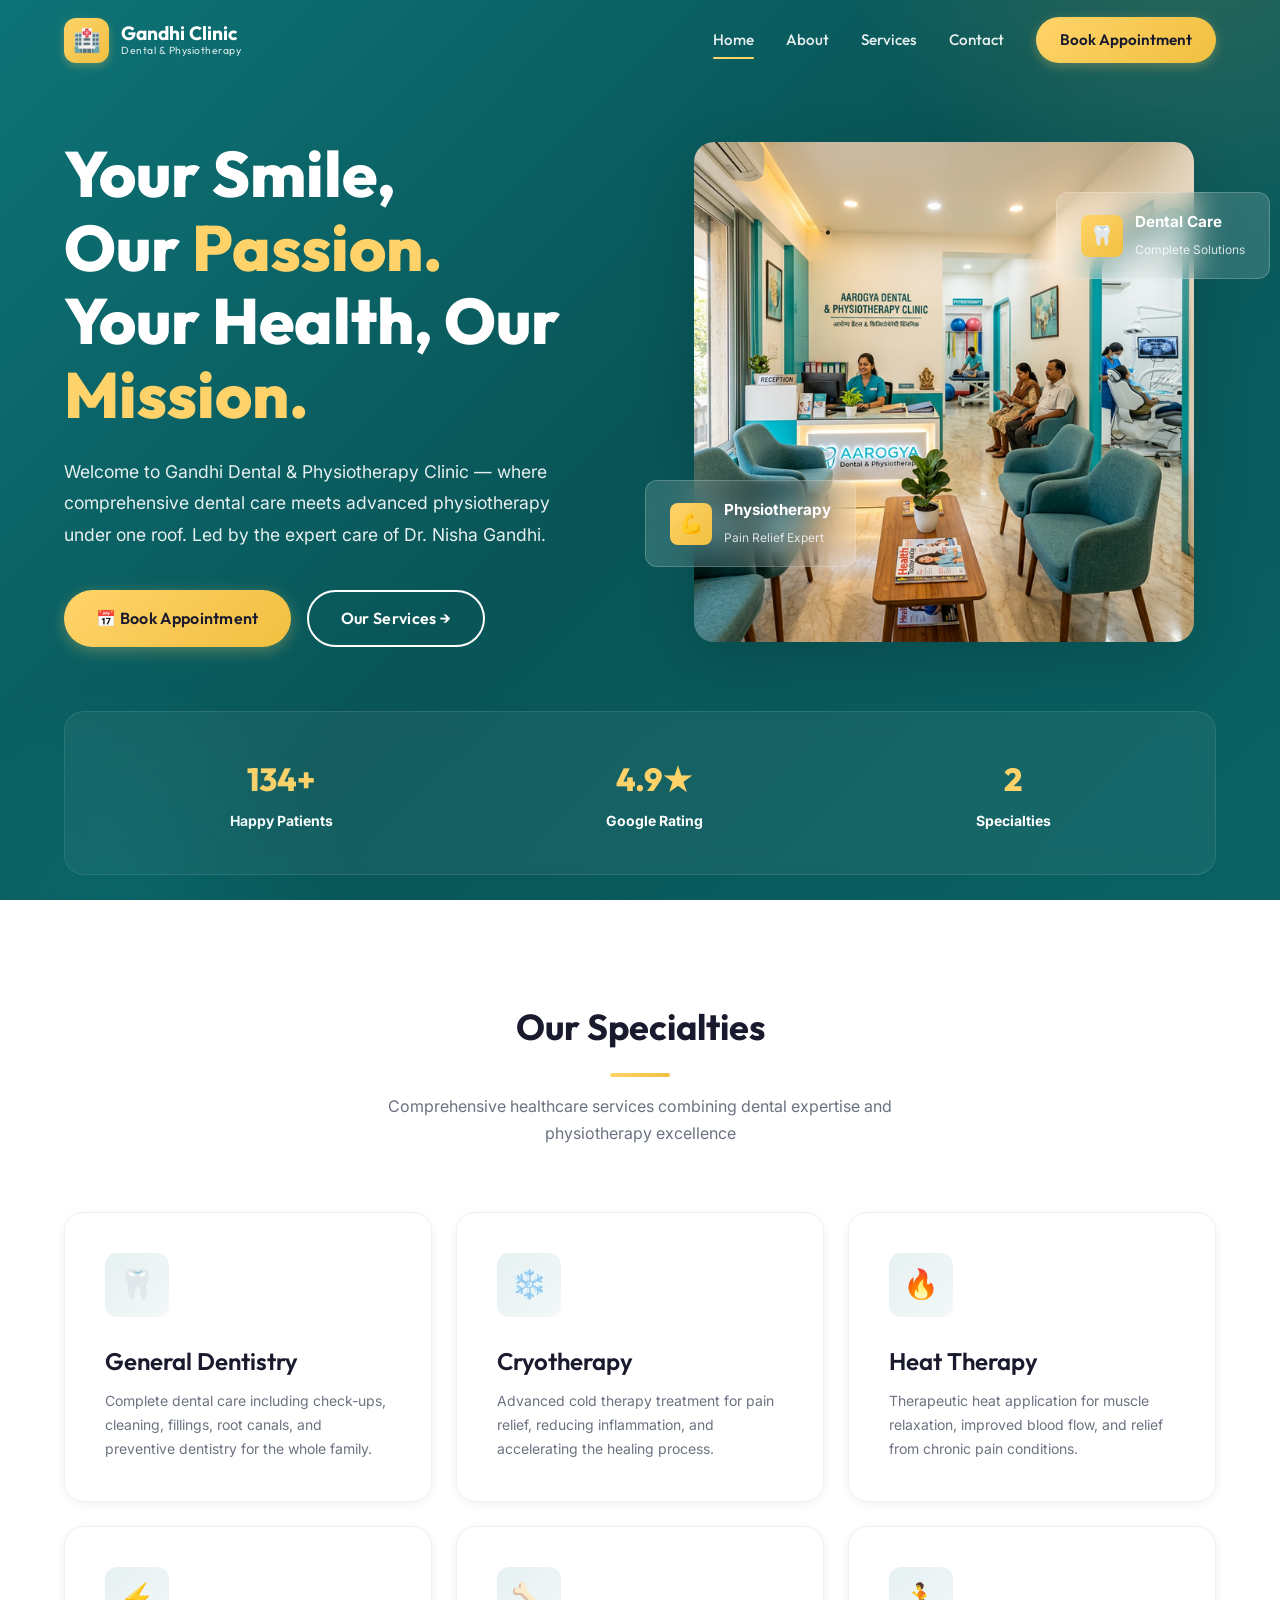
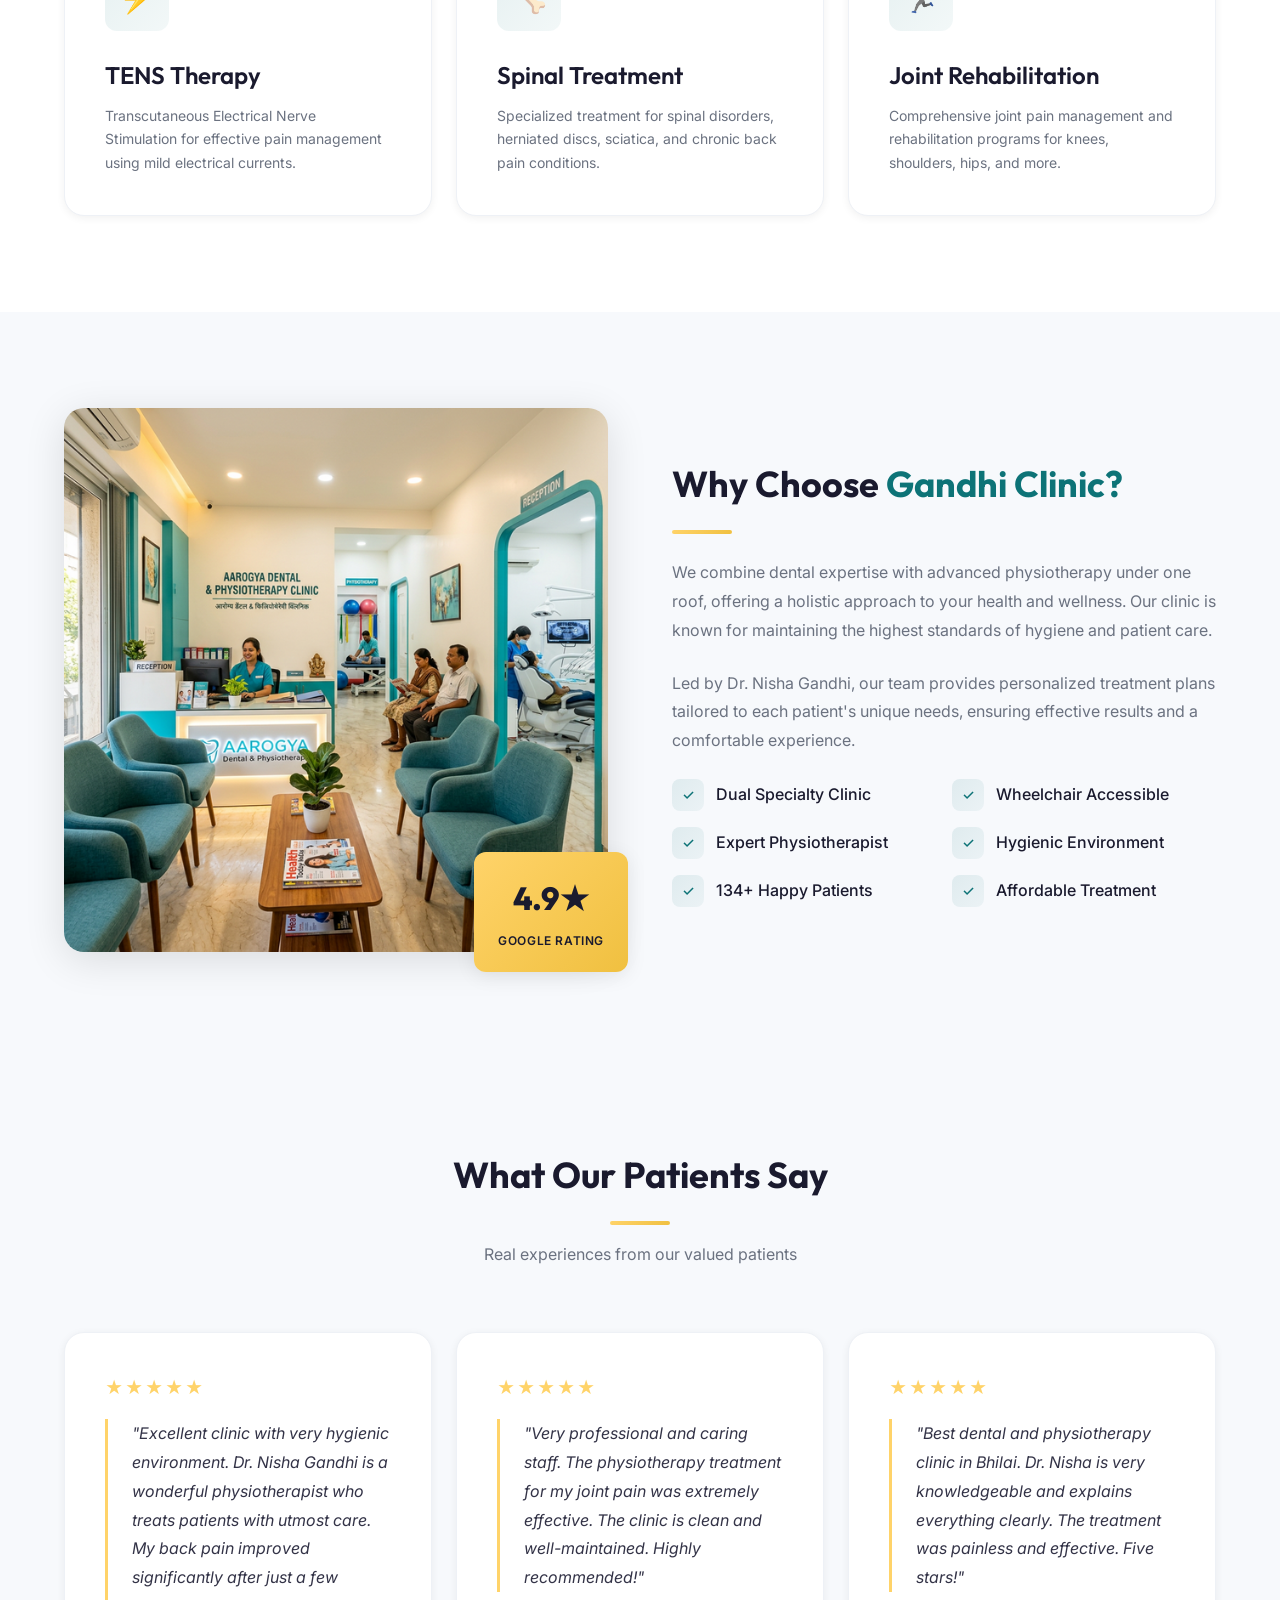
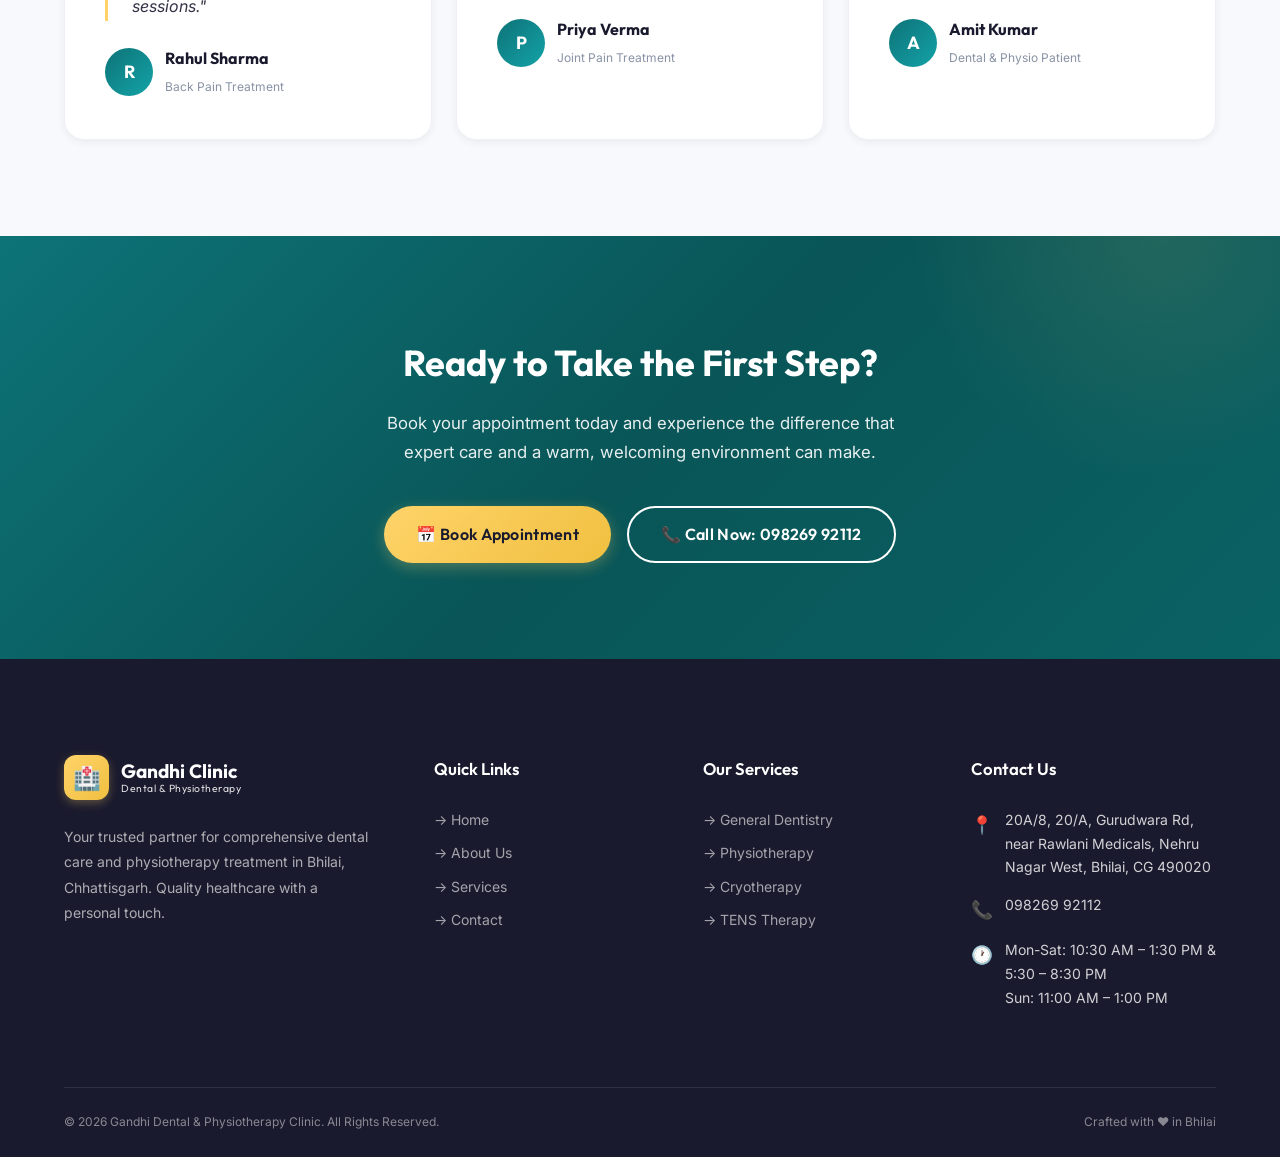
<file: Gandhi Dental and Physiotherapy Clinic-20260305T093720Z-1-001/Gandhi Dental and Physiotherapy Clinic/index.html>
<!DOCTYPE html>
<html lang="en">

<head>
  <meta charset="UTF-8">
  <meta name="viewport" content="width=device-width, initial-scale=1.0">
  <meta name="description"
    content="Gandhi Dental and Physiotherapy Clinic — Expert dental care and physiotherapy treatment in Bhilai, Chhattisgarh. Led by Dr. Nisha Gandhi. Book your appointment today.">
  <meta name="keywords"
    content="dental clinic Bhilai, physiotherapy Bhilai, Dr Nisha Gandhi, dentist near me, physiotherapist Bhilai, Chhattisgarh">
  <title>Gandhi Dental & Physiotherapy Clinic | Bhilai</title>
  <link rel="stylesheet" href="styles.css">
  <link rel="icon"
    href="data:image/svg+xml,<svg xmlns='http://www.w3.org/2000/svg' viewBox='0 0 100 100'><text y='.9em' font-size='90'>🏥</text></svg>">
</head>

<body>

  <!-- ===== NAVBAR ===== -->
  <nav class="navbar" id="navbar">
    <div class="container">
      <a href="index.html" class="nav-logo">
        <div class="nav-logo-icon">🏥</div>
        <span>Gandhi Clinic<span class="logo-sub">Dental &amp; Physiotherapy</span></span>
      </a>
      <div class="nav-links" id="navLinks">
        <a href="index.html" class="active">Home</a>
        <a href="about.html">About</a>
        <a href="services.html">Services</a>
        <a href="contact.html">Contact</a>
        <a href="#" class="nav-cta" data-open-modal>Book Appointment</a>
      </div>
      <button class="nav-toggle" id="navToggle" aria-label="Toggle menu">
        <span></span><span></span><span></span>
      </button>
    </div>
  </nav>

  <!-- ===== HERO ===== -->
  <section class="hero" id="home">
    <div class="container">
      <div class="hero-content">
        <div class="hero-text">
          <h1>Your Smile,<br>Our <span class="highlight">Passion.</span><br>Your Health, Our <span
              class="highlight">Mission.</span></h1>
          <p>Welcome to Gandhi Dental &amp; Physiotherapy Clinic — where comprehensive dental care meets advanced
            physiotherapy under one roof. Led by the expert care of Dr. Nisha Gandhi.</p>
          <div class="hero-buttons">
            <a href="#" class="btn btn-accent" data-open-modal>📅 Book Appointment</a>
            <a href="services.html" class="btn btn-outline">Our Services →</a>
          </div>
        </div>
        <div class="hero-image">
          <img src="images/hero.png" alt="Gandhi Dental and Physiotherapy Clinic Interior" loading="eager">
          <div class="hero-float-card card-1">
            <div class="hero-float-icon">🦷</div>
            <div class="hero-float-text">
              <strong>Dental Care</strong>
              <span>Complete Solutions</span>
            </div>
          </div>
          <div class="hero-float-card card-2">
            <div class="hero-float-icon">💪</div>
            <div class="hero-float-text">
              <strong>Physiotherapy</strong>
              <span>Pain Relief Expert</span>
            </div>
          </div>
        </div>
      </div>

      <!-- HERO STATS MOVED OUTSIDE FOR FULL WIDTH -->
      <div class="hero-stats-full">
        <div class="hero-stat">
          <span class="number" data-count="134" data-suffix="+">0</span>
          <span class="label">Happy Patients</span>
        </div>
        <div class="hero-stat">
          <span class="number" data-count="4" data-suffix=".9★">0</span>
          <span class="label">Google Rating</span>
        </div>
        <div class="hero-stat">
          <span class="number" data-count="2" data-suffix="">0</span>
          <span class="label">Specialties</span>
        </div>
      </div>

    </div>
    </div>
  </section>

  <!-- ===== SERVICES OVERVIEW ===== -->
  <section class="section" id="services-overview">
    <div class="container">
      <div class="section-header reveal">
        <h2>Our Specialties</h2>
        <div class="accent-line"></div>
        <p>Comprehensive healthcare services combining dental expertise and physiotherapy excellence</p>
      </div>
      <div class="services-grid">
        <div class="service-card reveal">
          <div class="service-icon"><span>🦷</span></div>
          <h3>General Dentistry</h3>
          <p>Complete dental care including check-ups, cleaning, fillings, root canals, and preventive dentistry for the
            whole family.</p>
        </div>
        <div class="service-card reveal">
          <div class="service-icon"><span>❄️</span></div>
          <h3>Cryotherapy</h3>
          <p>Advanced cold therapy treatment for pain relief, reducing inflammation, and accelerating the healing
            process.</p>
        </div>
        <div class="service-card reveal">
          <div class="service-icon"><span>🔥</span></div>
          <h3>Heat Therapy</h3>
          <p>Therapeutic heat application for muscle relaxation, improved blood flow, and relief from chronic pain
            conditions.</p>
        </div>
        <div class="service-card reveal">
          <div class="service-icon"><span>⚡</span></div>
          <h3>TENS Therapy</h3>
          <p>Transcutaneous Electrical Nerve Stimulation for effective pain management using mild electrical currents.
          </p>
        </div>
        <div class="service-card reveal">
          <div class="service-icon"><span>🦴</span></div>
          <h3>Spinal Treatment</h3>
          <p>Specialized treatment for spinal disorders, herniated discs, sciatica, and chronic back pain conditions.
          </p>
        </div>
        <div class="service-card reveal">
          <div class="service-icon"><span>🏃</span></div>
          <h3>Joint Rehabilitation</h3>
          <p>Comprehensive joint pain management and rehabilitation programs for knees, shoulders, hips, and more.</p>
        </div>
      </div>
    </div>
  </section>

  <!-- ===== WHY CHOOSE US ===== -->
  <section class="section" style="background: var(--clr-off-white);">
    <div class="container">
      <div class="about-grid">
        <div class="about-image reveal-left">
          <img src="images/hero.png" alt="Gandhi Clinic Interior">
          <div class="about-image-badge">
            <span class="number">4.9★</span>
            <span class="label">Google Rating</span>
          </div>
        </div>
        <div class="about-content reveal-right">
          <h2>Why Choose <span class="text-primary">Gandhi Clinic?</span></h2>
          <div class="accent-line"></div>
          <p>We combine dental expertise with advanced physiotherapy under one roof, offering a holistic approach to
            your health and wellness. Our clinic is known for maintaining the highest standards of hygiene and patient
            care.</p>
          <p>Led by Dr. Nisha Gandhi, our team provides personalized treatment plans tailored to each patient's unique
            needs, ensuring effective results and a comfortable experience.</p>
          <div class="feature-list">
            <div class="feature-item">
              <div class="icon">✓</div>
              <span>Dual Specialty Clinic</span>
            </div>
            <div class="feature-item">
              <div class="icon">✓</div>
              <span>Wheelchair Accessible</span>
            </div>
            <div class="feature-item">
              <div class="icon">✓</div>
              <span>Expert Physiotherapist</span>
            </div>
            <div class="feature-item">
              <div class="icon">✓</div>
              <span>Hygienic Environment</span>
            </div>
            <div class="feature-item">
              <div class="icon">✓</div>
              <span>134+ Happy Patients</span>
            </div>
            <div class="feature-item">
              <div class="icon">✓</div>
              <span>Affordable Treatment</span>
            </div>
          </div>
        </div>
      </div>
    </div>
  </section>

  <!-- ===== TESTIMONIALS ===== -->
  <section class="section testimonials-section">
    <div class="container">
      <div class="section-header reveal">
        <h2>What Our Patients Say</h2>
        <div class="accent-line"></div>
        <p>Real experiences from our valued patients</p>
      </div>
      <div class="testimonials-grid">
        <div class="testimonial-card reveal">
          <div class="testimonial-stars">★★★★★</div>
          <blockquote>"Excellent clinic with very hygienic environment. Dr. Nisha Gandhi is a wonderful physiotherapist
            who treats patients with utmost care. My back pain improved significantly after just a few sessions."
          </blockquote>
          <div class="testimonial-author">
            <div class="testimonial-avatar">R</div>
            <div class="testimonial-info">
              <strong>Rahul Sharma</strong>
              <span>Back Pain Treatment</span>
            </div>
          </div>
        </div>
        <div class="testimonial-card reveal">
          <div class="testimonial-stars">★★★★★</div>
          <blockquote>"Very professional and caring staff. The physiotherapy treatment for my joint pain was extremely
            effective. The clinic is clean and well-maintained. Highly recommended!"</blockquote>
          <div class="testimonial-author">
            <div class="testimonial-avatar">P</div>
            <div class="testimonial-info">
              <strong>Priya Verma</strong>
              <span>Joint Pain Treatment</span>
            </div>
          </div>
        </div>
        <div class="testimonial-card reveal">
          <div class="testimonial-stars">★★★★★</div>
          <blockquote>"Best dental and physiotherapy clinic in Bhilai. Dr. Nisha is very knowledgeable and explains
            everything clearly. The treatment was painless and effective. Five stars!"</blockquote>
          <div class="testimonial-author">
            <div class="testimonial-avatar">A</div>
            <div class="testimonial-info">
              <strong>Amit Kumar</strong>
              <span>Dental & Physio Patient</span>
            </div>
          </div>
        </div>
      </div>
    </div>
  </section>

  <!-- ===== CTA SECTION ===== -->
  <section class="cta-section">
    <div class="container reveal">
      <h2>Ready to Take the First Step?</h2>
      <p>Book your appointment today and experience the difference that expert care and a warm, welcoming environment
        can make.</p>
      <div class="cta-buttons">
        <a href="#" class="btn btn-accent" data-open-modal>📅 Book Appointment</a>
        <a href="tel:+919826992112" class="btn btn-outline">📞 Call Now: 098269 92112</a>
      </div>
    </div>
  </section>

  <!-- ===== FOOTER ===== -->
  <footer class="footer">
    <div class="container">
      <div class="footer-grid">
        <div class="footer-brand">
          <a href="index.html" class="nav-logo">
            <div class="nav-logo-icon">🏥</div>
            <span>Gandhi Clinic<span class="logo-sub">Dental &amp; Physiotherapy</span></span>
          </a>
          <p>Your trusted partner for comprehensive dental care and physiotherapy treatment in Bhilai, Chhattisgarh.
            Quality healthcare with a personal touch.</p>
        </div>
        <div>
          <h4>Quick Links</h4>
          <ul class="footer-links">
            <li><a href="index.html">→ Home</a></li>
            <li><a href="about.html">→ About Us</a></li>
            <li><a href="services.html">→ Services</a></li>
            <li><a href="contact.html">→ Contact</a></li>
          </ul>
        </div>
        <div>
          <h4>Our Services</h4>
          <ul class="footer-links">
            <li><a href="services.html">→ General Dentistry</a></li>
            <li><a href="services.html">→ Physiotherapy</a></li>
            <li><a href="services.html">→ Cryotherapy</a></li>
            <li><a href="services.html">→ TENS Therapy</a></li>
          </ul>
        </div>
        <div>
          <h4>Contact Us</h4>
          <ul class="footer-contact">
            <li>
              <span class="icon">📍</span>
              <span>20A/8, 20/A, Gurudwara Rd, near Rawlani Medicals, Nehru Nagar West, Bhilai, CG 490020</span>
            </li>
            <li>
              <span class="icon">📞</span>
              <a href="tel:+919826992112">098269 92112</a>
            </li>
            <li>
              <span class="icon">🕐</span>
              <span>Mon-Sat: 10:30 AM – 1:30 PM &amp; 5:30 – 8:30 PM<br>Sun: 11:00 AM – 1:00 PM</span>
            </li>
          </ul>
        </div>
      </div>
      <div class="footer-bottom">
        <span>&copy; 2026 Gandhi Dental &amp; Physiotherapy Clinic. All Rights Reserved.</span>
        <span>Crafted with ❤️ in Bhilai</span>
      </div>
    </div>
  </footer>

  <!-- ===== APPOINTMENT MODAL ===== -->
  <div class="modal-overlay" id="appointmentModal">
    <div class="modal">
      <div class="modal-header">
        <h3>📅 Book Appointment</h3>
        <button class="modal-close" data-close-modal>✕</button>
      </div>
      <form id="appointmentForm">
        <div class="form-row">
          <div class="form-group">
            <label for="patientName">Full Name *</label>
            <input type="text" id="patientName" placeholder="Your full name" required>
          </div>
          <div class="form-group">
            <label for="patientPhone">Phone Number *</label>
            <input type="tel" id="patientPhone" placeholder="Your phone number" required>
          </div>
        </div>
        <div class="form-group">
          <label for="patientEmail">Email Address</label>
          <input type="email" id="patientEmail" placeholder="your@email.com">
        </div>
        <div class="form-row">
          <div class="form-group">
            <label for="appointmentDate">Preferred Date *</label>
            <input type="date" id="appointmentDate" required>
          </div>
          <div class="form-group">
            <label for="appointmentService">Service *</label>
            <select id="appointmentService" required>
              <option value="">Select Service</option>
              <option value="dental">General Dentistry</option>
              <option value="physio-back">Back Pain Treatment</option>
              <option value="physio-joint">Joint Pain Treatment</option>
              <option value="cryotherapy">Cryotherapy</option>
              <option value="heat-therapy">Heat Therapy</option>
              <option value="tens">TENS Therapy</option>
              <option value="spinal">Spinal Treatment</option>
              <option value="other">Other</option>
            </select>
          </div>
        </div>
        <div class="form-group">
          <label for="appointmentMessage">Message (Optional)</label>
          <textarea id="appointmentMessage" rows="3" placeholder="Any specific concerns or questions..."></textarea>
        </div>
        <button type="submit" class="btn btn-primary" style="width:100%">Confirm Appointment</button>
      </form>
    </div>
  </div>

  <script src="script.js"></script>
</body>

</html>
</file>
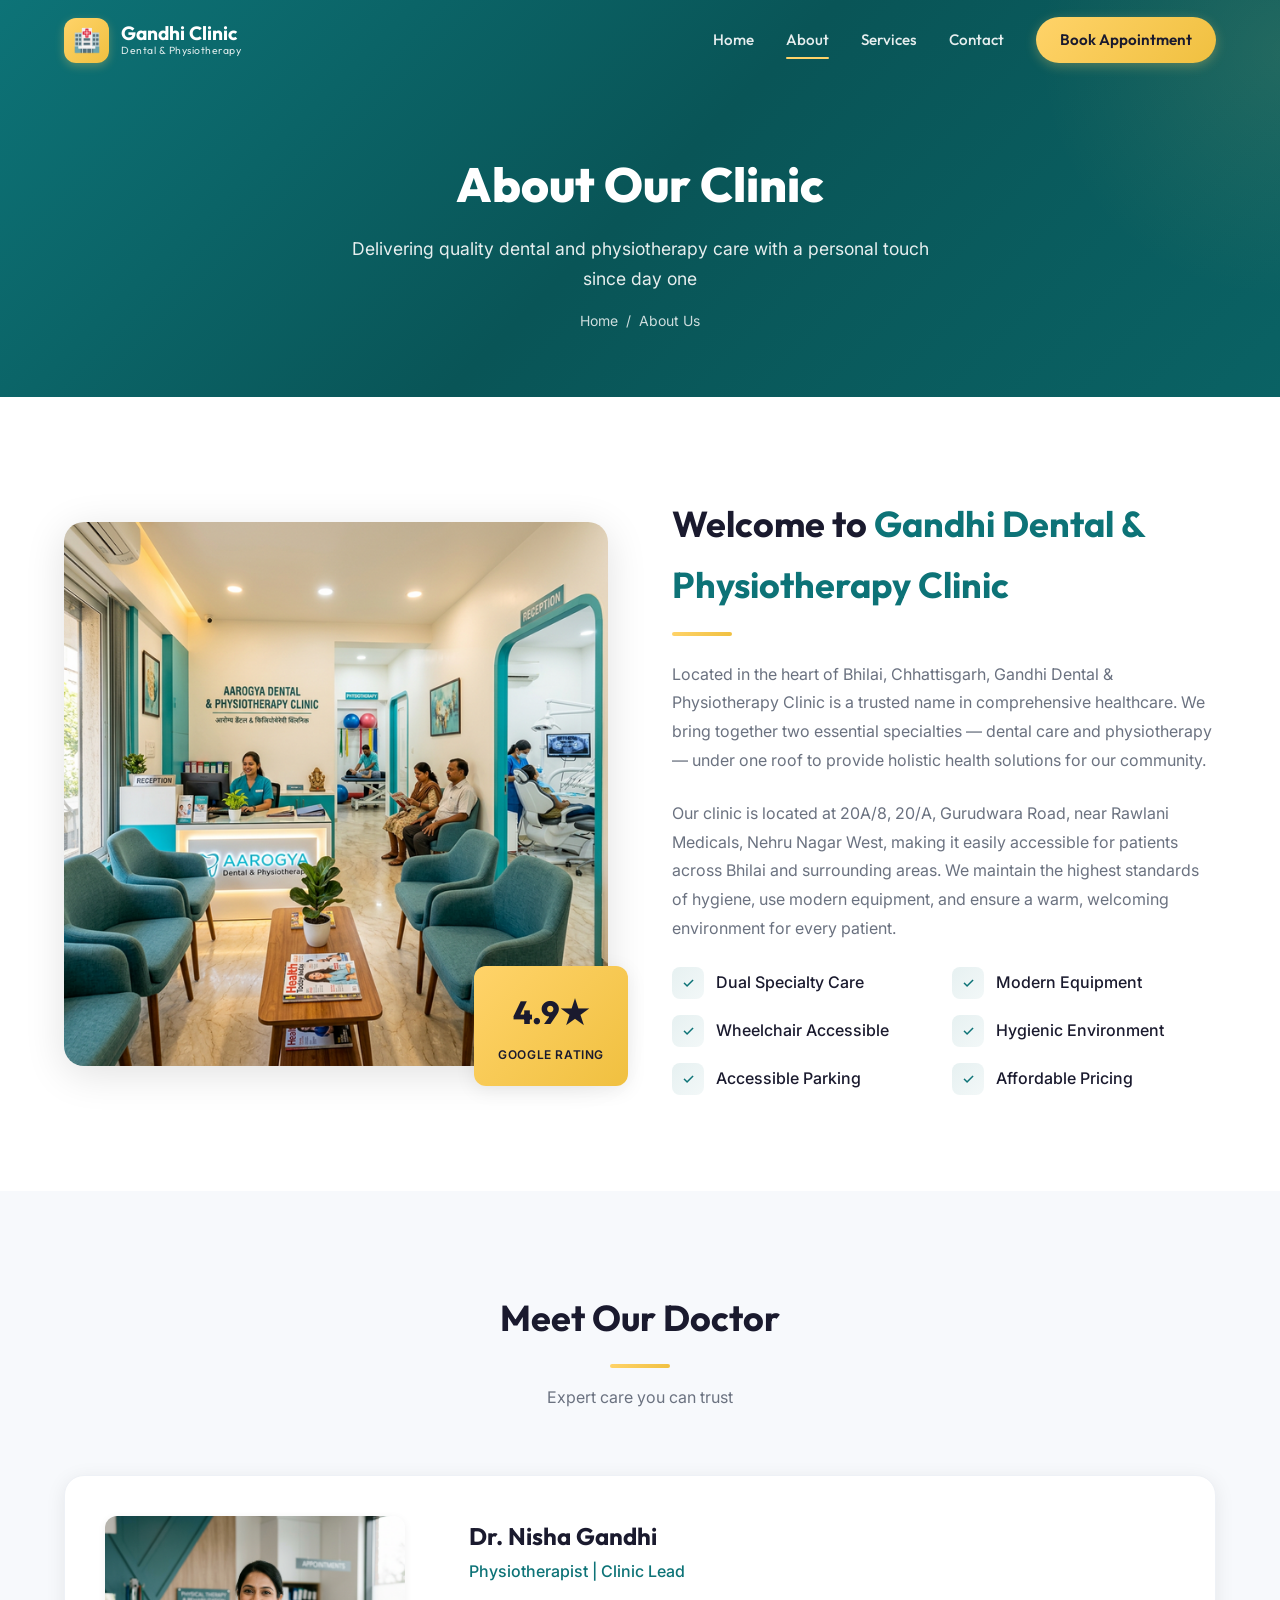
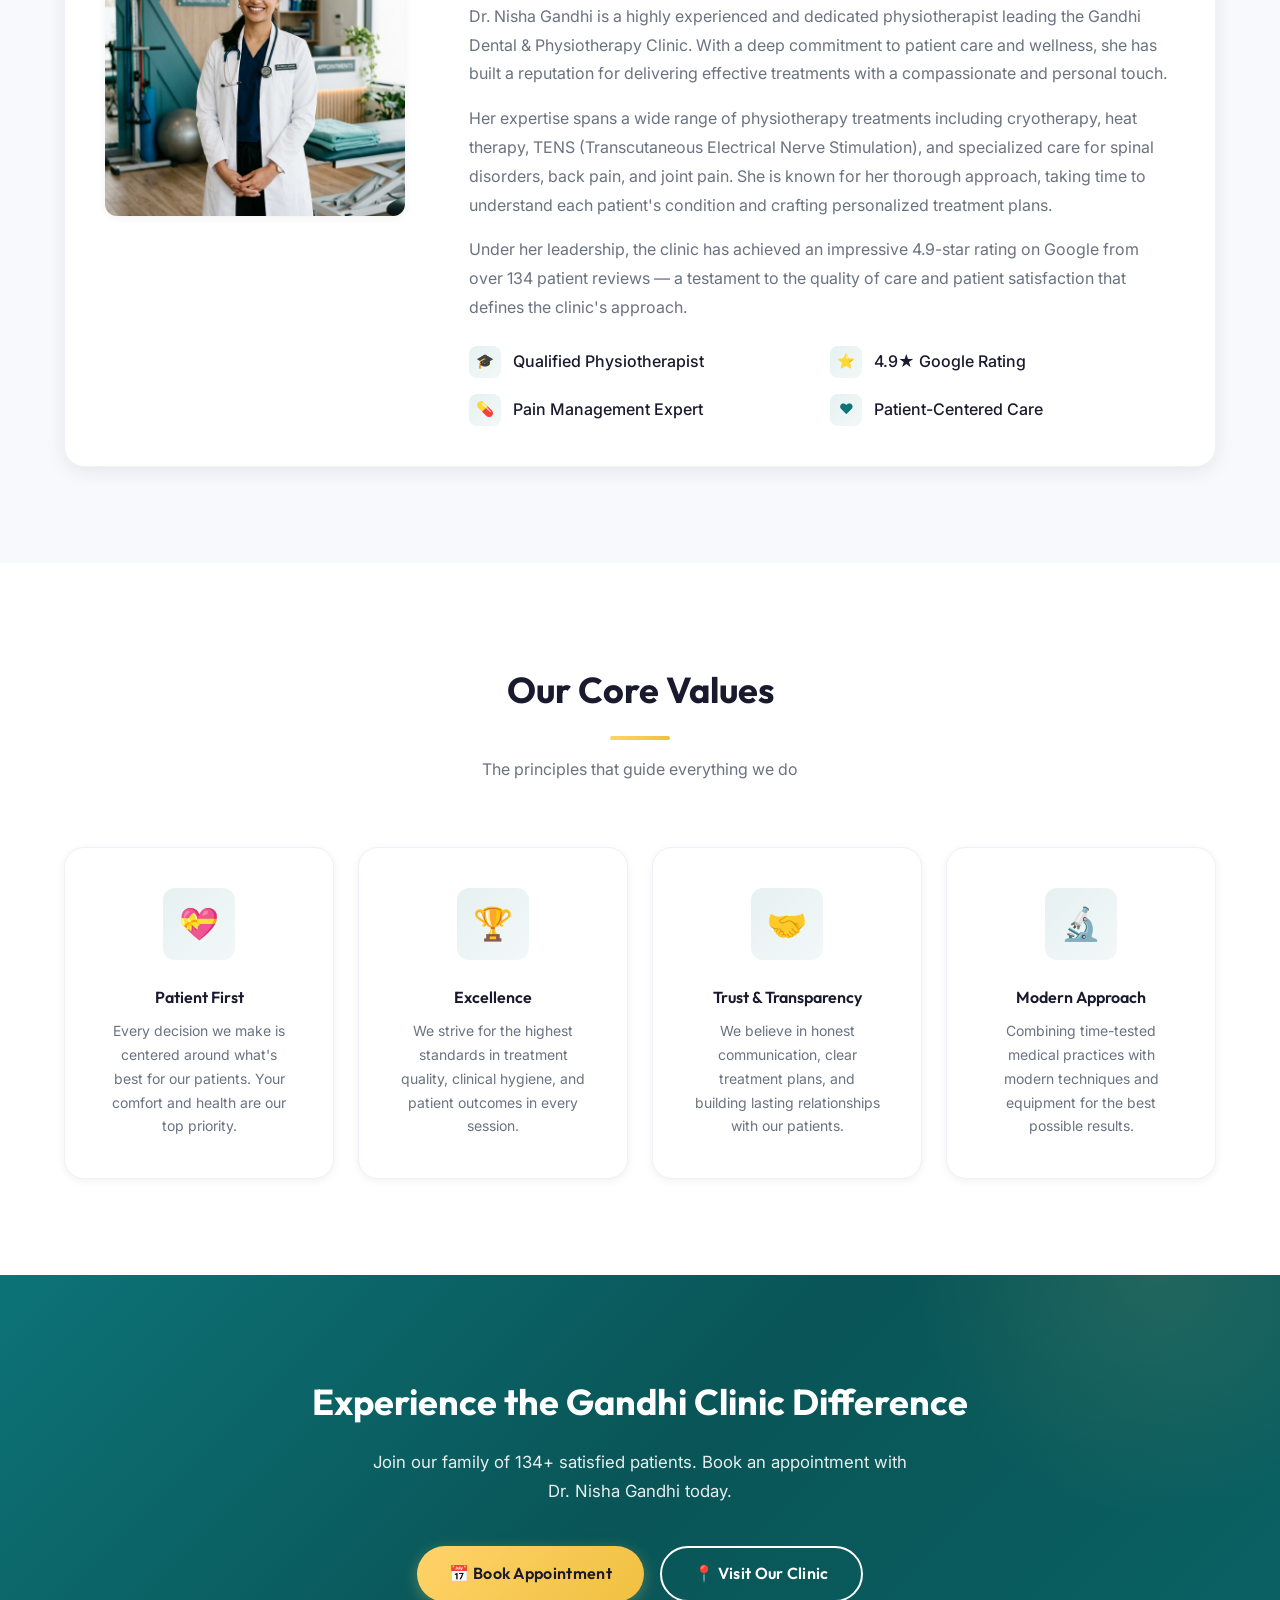
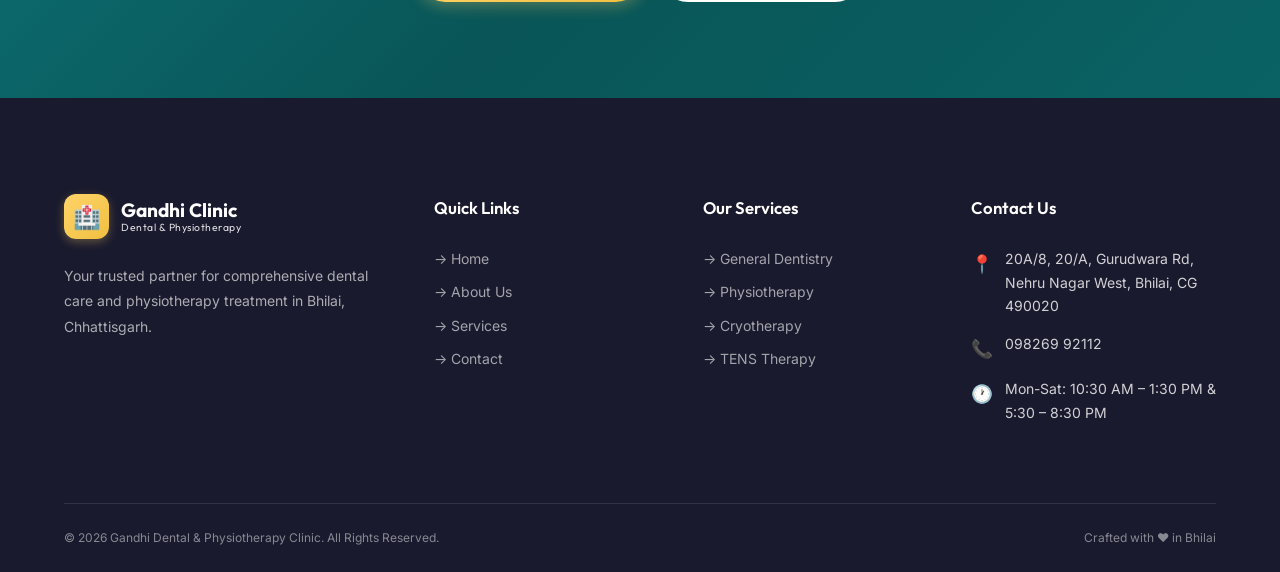
<file: Gandhi Dental and Physiotherapy Clinic-20260305T093720Z-1-001/Gandhi Dental and Physiotherapy Clinic/about.html>
<!DOCTYPE html>
<html lang="en">

<head>
    <meta charset="UTF-8">
    <meta name="viewport" content="width=device-width, initial-scale=1.0">
    <meta name="description"
        content="Learn about Gandhi Dental and Physiotherapy Clinic and Dr. Nisha Gandhi — expert physiotherapist and dental care specialist in Bhilai, Chhattisgarh.">
    <title>About Us | Gandhi Dental & Physiotherapy Clinic</title>
    <link rel="stylesheet" href="styles.css">
    <link rel="icon"
        href="data:image/svg+xml,<svg xmlns='http://www.w3.org/2000/svg' viewBox='0 0 100 100'><text y='.9em' font-size='90'>🏥</text></svg>">
</head>

<body>

    <!-- ===== NAVBAR ===== -->
    <nav class="navbar scrolled" id="navbar">
        <div class="container">
            <a href="index.html" class="nav-logo">
                <div class="nav-logo-icon">🏥</div>
                <span>Gandhi Clinic<span class="logo-sub">Dental &amp; Physiotherapy</span></span>
            </a>
            <div class="nav-links" id="navLinks">
                <a href="index.html">Home</a>
                <a href="about.html" class="active">About</a>
                <a href="services.html">Services</a>
                <a href="contact.html">Contact</a>
                <a href="#" class="nav-cta" data-open-modal>Book Appointment</a>
            </div>
            <button class="nav-toggle" id="navToggle" aria-label="Toggle menu">
                <span></span><span></span><span></span>
            </button>
        </div>
    </nav>

    <!-- ===== PAGE HERO ===== -->
    <section class="page-hero">
        <div class="container">
            <h1>About Our Clinic</h1>
            <p>Delivering quality dental and physiotherapy care with a personal touch since day one</p>
            <div class="breadcrumb">
                <a href="index.html">Home</a> <span>/</span> <span>About Us</span>
            </div>
        </div>
    </section>

    <!-- ===== ABOUT CLINIC ===== -->
    <section class="section">
        <div class="container">
            <div class="about-grid">
                <div class="about-image reveal-left">
                    <img src="images/hero.png" alt="Gandhi Dental and Physiotherapy Clinic Interior">
                    <div class="about-image-badge">
                        <span class="number">4.9★</span>
                        <span class="label">Google Rating</span>
                    </div>
                </div>
                <div class="about-content reveal-right">
                    <h2>Welcome to <span class="text-primary">Gandhi Dental & Physiotherapy Clinic</span></h2>
                    <div class="accent-line"></div>
                    <p>Located in the heart of Bhilai, Chhattisgarh, Gandhi Dental & Physiotherapy Clinic is a trusted
                        name in comprehensive healthcare. We bring together two essential specialties — dental care and
                        physiotherapy — under one roof to provide holistic health solutions for our community.</p>
                    <p>Our clinic is located at 20A/8, 20/A, Gurudwara Road, near Rawlani Medicals, Nehru Nagar West,
                        making it easily accessible for patients across Bhilai and surrounding areas. We maintain the
                        highest standards of hygiene, use modern equipment, and ensure a warm, welcoming environment for
                        every patient.</p>
                    <div class="feature-list">
                        <div class="feature-item">
                            <div class="icon">✓</div>
                            <span>Dual Specialty Care</span>
                        </div>
                        <div class="feature-item">
                            <div class="icon">✓</div>
                            <span>Modern Equipment</span>
                        </div>
                        <div class="feature-item">
                            <div class="icon">✓</div>
                            <span>Wheelchair Accessible</span>
                        </div>
                        <div class="feature-item">
                            <div class="icon">✓</div>
                            <span>Hygienic Environment</span>
                        </div>
                        <div class="feature-item">
                            <div class="icon">✓</div>
                            <span>Accessible Parking</span>
                        </div>
                        <div class="feature-item">
                            <div class="icon">✓</div>
                            <span>Affordable Pricing</span>
                        </div>
                    </div>
                </div>
            </div>
        </div>
    </section>

    <!-- ===== DOCTOR PROFILE ===== -->
    <section class="section" style="background: var(--clr-off-white);">
        <div class="container">
            <div class="section-header reveal">
                <h2>Meet Our Doctor</h2>
                <div class="accent-line"></div>
                <p>Expert care you can trust</p>
            </div>
            <div class="doctor-profile reveal">
                <div class="doctor-image">
                    <img src="images/doctor.png" alt="Dr. Nisha Gandhi - Physiotherapist">
                </div>
                <div class="doctor-info">
                    <h3>Dr. Nisha Gandhi</h3>
                    <p class="specialty">Physiotherapist | Clinic Lead</p>
                    <p>Dr. Nisha Gandhi is a highly experienced and dedicated physiotherapist leading the Gandhi Dental
                        & Physiotherapy Clinic. With a deep commitment to patient care and wellness, she has built a
                        reputation for delivering effective treatments with a compassionate and personal touch.</p>
                    <p>Her expertise spans a wide range of physiotherapy treatments including cryotherapy, heat therapy,
                        TENS (Transcutaneous Electrical Nerve Stimulation), and specialized care for spinal disorders,
                        back pain, and joint pain. She is known for her thorough approach, taking time to understand
                        each patient's condition and crafting personalized treatment plans.</p>
                    <p>Under her leadership, the clinic has achieved an impressive 4.9-star rating on Google from over
                        134 patient reviews — a testament to the quality of care and patient satisfaction that defines
                        the clinic's approach.</p>
                    <div class="feature-list" style="margin-top: 1.5rem;">
                        <div class="feature-item">
                            <div class="icon">🎓</div>
                            <span>Qualified Physiotherapist</span>
                        </div>
                        <div class="feature-item">
                            <div class="icon">⭐</div>
                            <span>4.9★ Google Rating</span>
                        </div>
                        <div class="feature-item">
                            <div class="icon">💊</div>
                            <span>Pain Management Expert</span>
                        </div>
                        <div class="feature-item">
                            <div class="icon">❤️</div>
                            <span>Patient-Centered Care</span>
                        </div>
                    </div>
                </div>
            </div>
        </div>
    </section>

    <!-- ===== OUR VALUES ===== -->
    <section class="section">
        <div class="container">
            <div class="section-header reveal">
                <h2>Our Core Values</h2>
                <div class="accent-line"></div>
                <p>The principles that guide everything we do</p>
            </div>
            <div class="values-grid">
                <div class="value-card reveal">
                    <div class="icon">💝</div>
                    <h4>Patient First</h4>
                    <p>Every decision we make is centered around what's best for our patients. Your comfort and health
                        are our top priority.</p>
                </div>
                <div class="value-card reveal">
                    <div class="icon">🏆</div>
                    <h4>Excellence</h4>
                    <p>We strive for the highest standards in treatment quality, clinical hygiene, and patient outcomes
                        in every session.</p>
                </div>
                <div class="value-card reveal">
                    <div class="icon">🤝</div>
                    <h4>Trust & Transparency</h4>
                    <p>We believe in honest communication, clear treatment plans, and building lasting relationships
                        with our patients.</p>
                </div>
                <div class="value-card reveal">
                    <div class="icon">🔬</div>
                    <h4>Modern Approach</h4>
                    <p>Combining time-tested medical practices with modern techniques and equipment for the best
                        possible results.</p>
                </div>
            </div>
        </div>
    </section>

    <!-- ===== CTA ===== -->
    <section class="cta-section">
        <div class="container reveal">
            <h2>Experience the Gandhi Clinic Difference</h2>
            <p>Join our family of 134+ satisfied patients. Book an appointment with Dr. Nisha Gandhi today.</p>
            <div class="cta-buttons">
                <a href="#" class="btn btn-accent" data-open-modal>📅 Book Appointment</a>
                <a href="contact.html" class="btn btn-outline">📍 Visit Our Clinic</a>
            </div>
        </div>
    </section>

    <!-- ===== FOOTER ===== -->
    <footer class="footer">
        <div class="container">
            <div class="footer-grid">
                <div class="footer-brand">
                    <a href="index.html" class="nav-logo">
                        <div class="nav-logo-icon">🏥</div>
                        <span>Gandhi Clinic<span class="logo-sub">Dental &amp; Physiotherapy</span></span>
                    </a>
                    <p>Your trusted partner for comprehensive dental care and physiotherapy treatment in Bhilai,
                        Chhattisgarh.</p>
                </div>
                <div>
                    <h4>Quick Links</h4>
                    <ul class="footer-links">
                        <li><a href="index.html">→ Home</a></li>
                        <li><a href="about.html">→ About Us</a></li>
                        <li><a href="services.html">→ Services</a></li>
                        <li><a href="contact.html">→ Contact</a></li>
                    </ul>
                </div>
                <div>
                    <h4>Our Services</h4>
                    <ul class="footer-links">
                        <li><a href="services.html">→ General Dentistry</a></li>
                        <li><a href="services.html">→ Physiotherapy</a></li>
                        <li><a href="services.html">→ Cryotherapy</a></li>
                        <li><a href="services.html">→ TENS Therapy</a></li>
                    </ul>
                </div>
                <div>
                    <h4>Contact Us</h4>
                    <ul class="footer-contact">
                        <li>
                            <span class="icon">📍</span>
                            <span>20A/8, 20/A, Gurudwara Rd, Nehru Nagar West, Bhilai, CG 490020</span>
                        </li>
                        <li>
                            <span class="icon">📞</span>
                            <a href="tel:+919826992112">098269 92112</a>
                        </li>
                        <li>
                            <span class="icon">🕐</span>
                            <span>Mon-Sat: 10:30 AM – 1:30 PM &amp; 5:30 – 8:30 PM</span>
                        </li>
                    </ul>
                </div>
            </div>
            <div class="footer-bottom">
                <span>&copy; 2026 Gandhi Dental &amp; Physiotherapy Clinic. All Rights Reserved.</span>
                <span>Crafted with ❤️ in Bhilai</span>
            </div>
        </div>
    </footer>

    <!-- ===== APPOINTMENT MODAL ===== -->
    <div class="modal-overlay" id="appointmentModal">
        <div class="modal">
            <div class="modal-header">
                <h3>📅 Book Appointment</h3>
                <button class="modal-close" data-close-modal>✕</button>
            </div>
            <form id="appointmentForm">
                <div class="form-row">
                    <div class="form-group">
                        <label for="patientName">Full Name *</label>
                        <input type="text" id="patientName" placeholder="Your full name" required>
                    </div>
                    <div class="form-group">
                        <label for="patientPhone">Phone Number *</label>
                        <input type="tel" id="patientPhone" placeholder="Your phone number" required>
                    </div>
                </div>
                <div class="form-group">
                    <label for="patientEmail">Email Address</label>
                    <input type="email" id="patientEmail" placeholder="your@email.com">
                </div>
                <div class="form-row">
                    <div class="form-group">
                        <label for="appointmentDate">Preferred Date *</label>
                        <input type="date" id="appointmentDate" required>
                    </div>
                    <div class="form-group">
                        <label for="appointmentService">Service *</label>
                        <select id="appointmentService" required>
                            <option value="">Select Service</option>
                            <option value="dental">General Dentistry</option>
                            <option value="physio-back">Back Pain Treatment</option>
                            <option value="physio-joint">Joint Pain Treatment</option>
                            <option value="cryotherapy">Cryotherapy</option>
                            <option value="heat-therapy">Heat Therapy</option>
                            <option value="tens">TENS Therapy</option>
                            <option value="spinal">Spinal Treatment</option>
                            <option value="other">Other</option>
                        </select>
                    </div>
                </div>
                <div class="form-group">
                    <label for="appointmentMessage">Message (Optional)</label>
                    <textarea id="appointmentMessage" rows="3" placeholder="Any specific concerns..."></textarea>
                </div>
                <button type="submit" class="btn btn-primary" style="width:100%">Confirm Appointment</button>
            </form>
        </div>
    </div>

    <script src="script.js"></script>
</body>

</html>
</file>
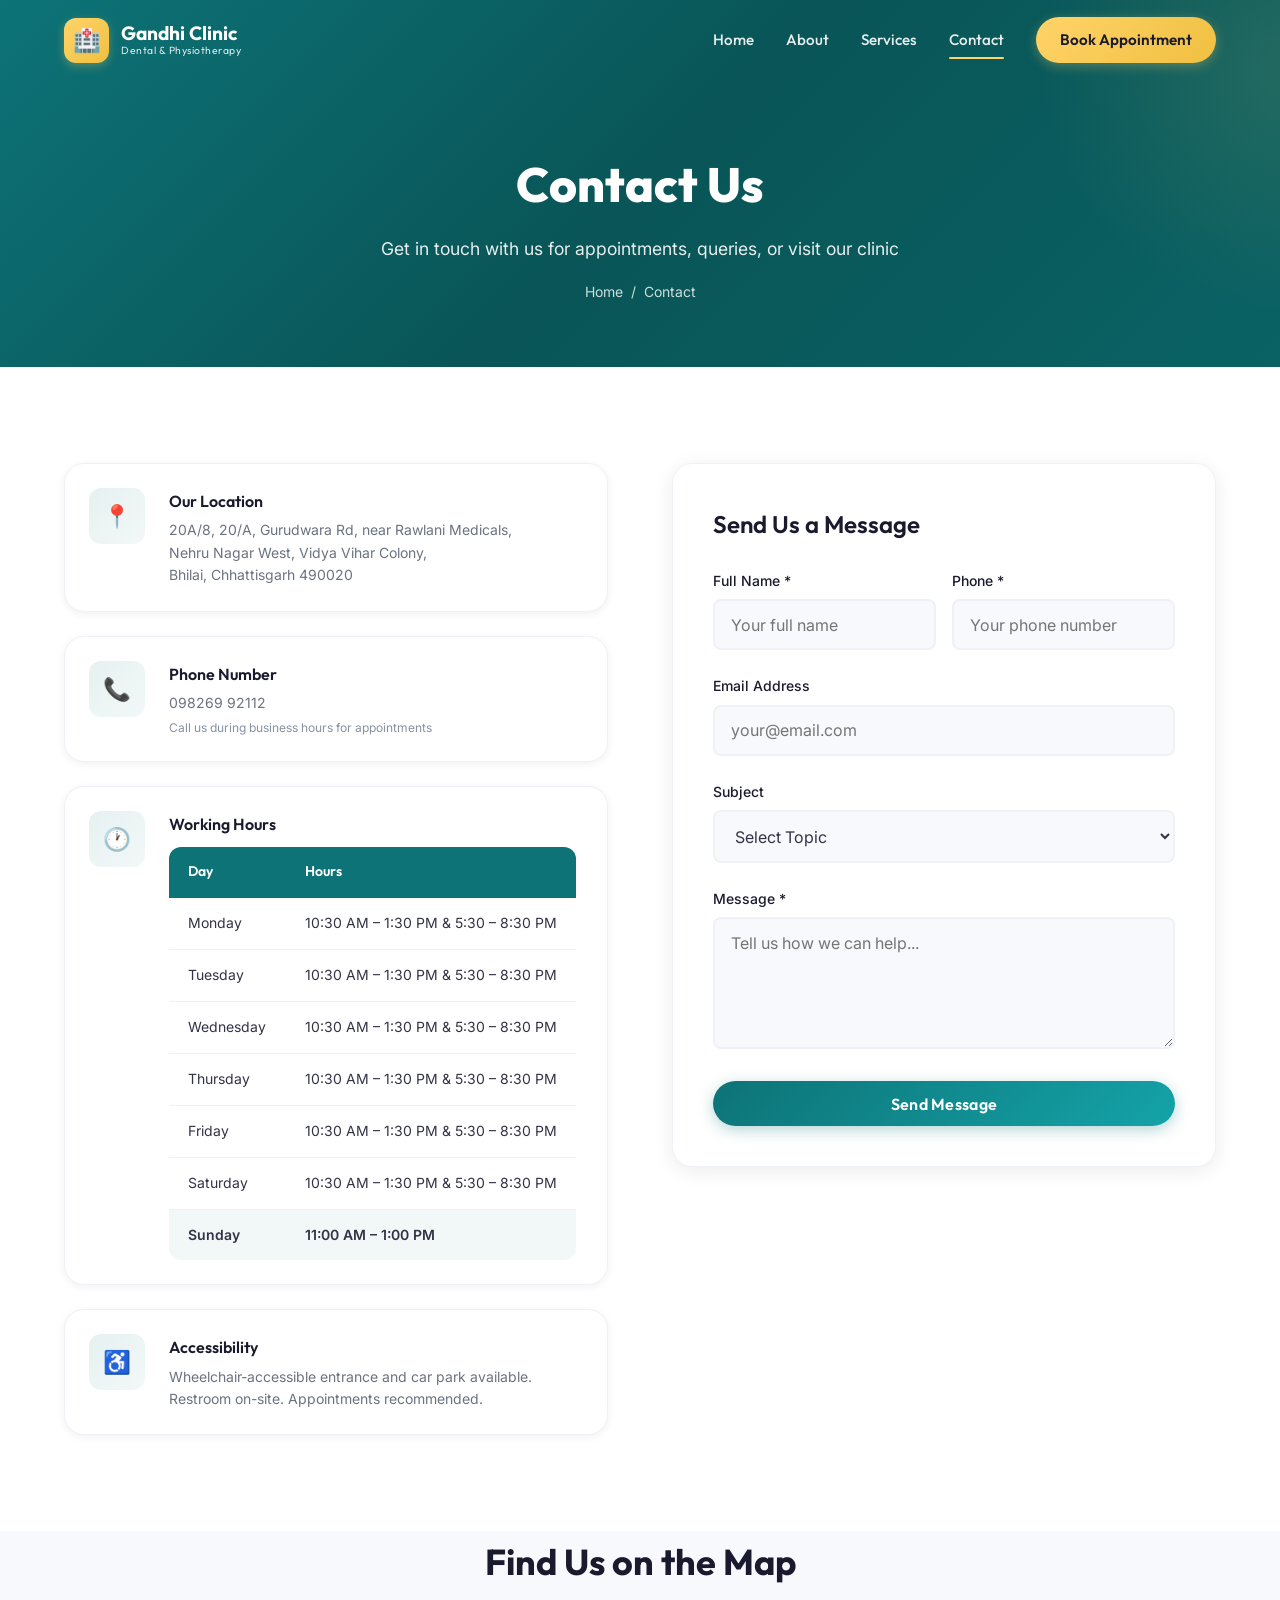
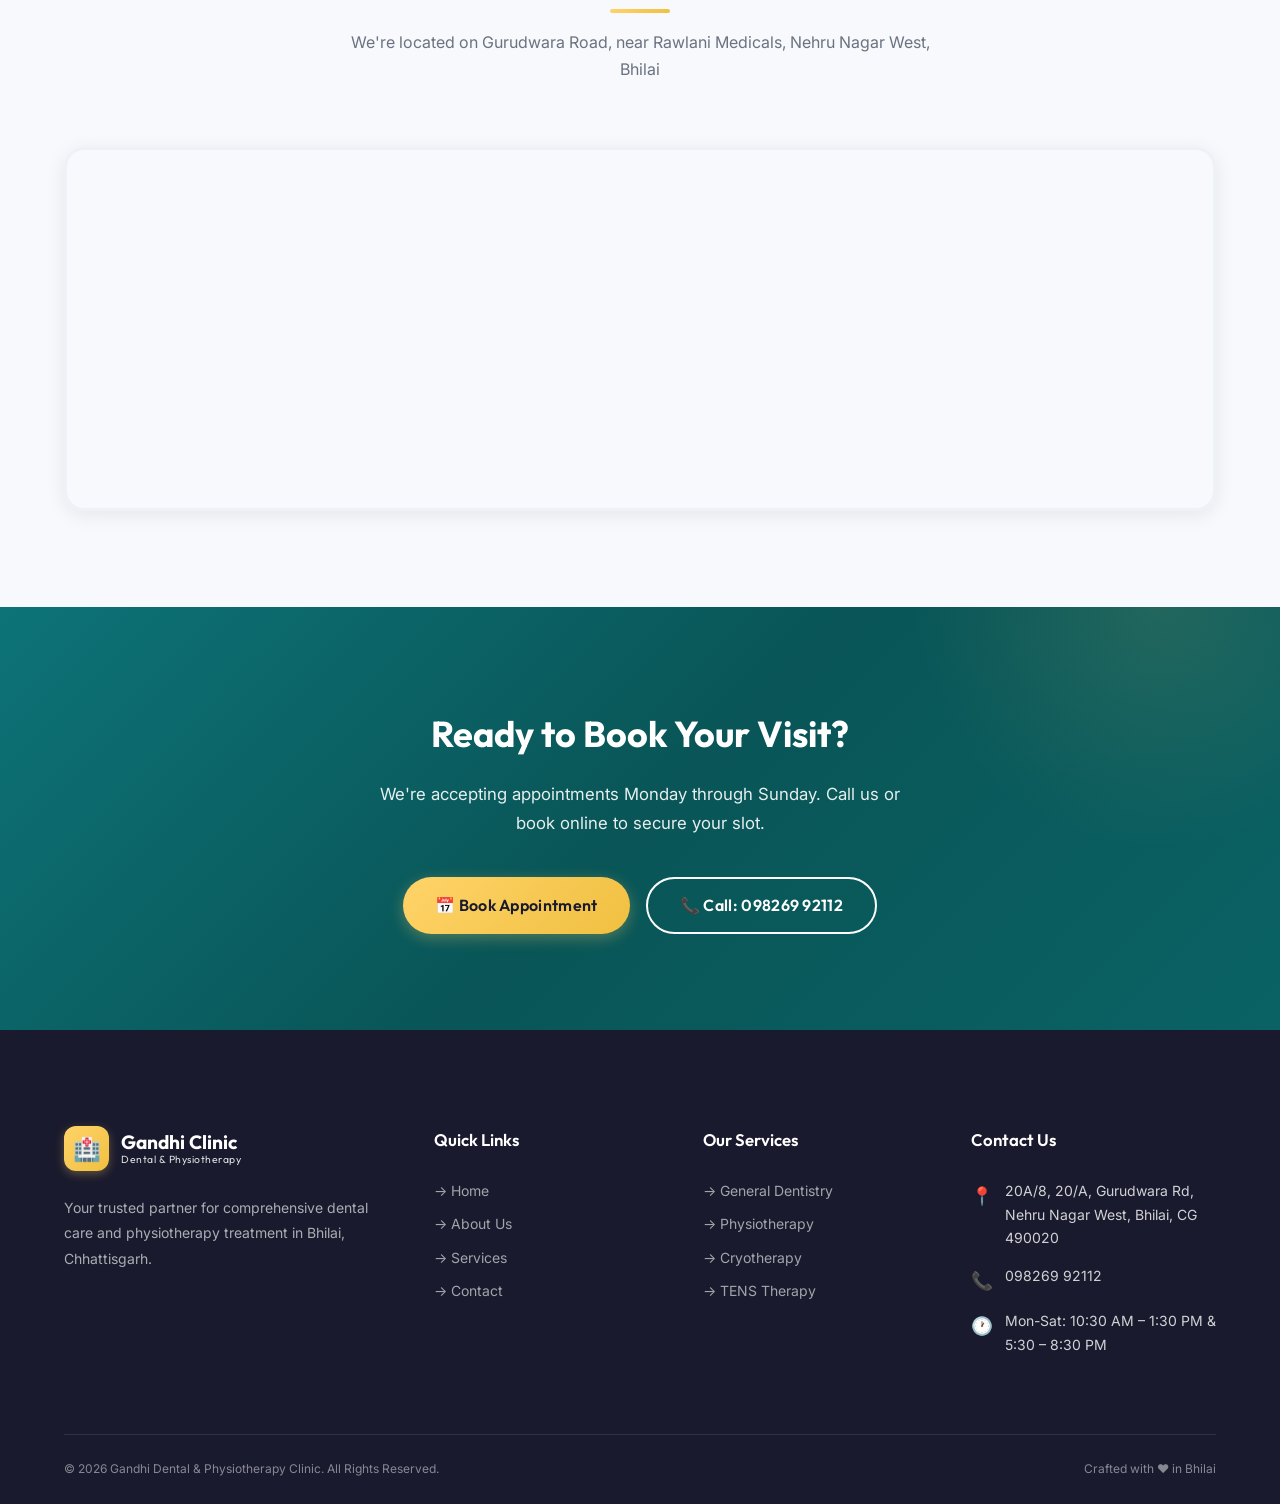
<file: Gandhi Dental and Physiotherapy Clinic-20260305T093720Z-1-001/Gandhi Dental and Physiotherapy Clinic/contact.html>
<!DOCTYPE html>
<html lang="en">

<head>
    <meta charset="UTF-8">
    <meta name="viewport" content="width=device-width, initial-scale=1.0">
    <meta name="description"
        content="Contact Gandhi Dental and Physiotherapy Clinic — address, phone, business hours, Google Maps directions, and appointment booking. Located in Bhilai, Chhattisgarh.">
    <title>Contact Us | Gandhi Dental & Physiotherapy Clinic</title>
    <link rel="stylesheet" href="styles.css">
    <link rel="icon"
        href="data:image/svg+xml,<svg xmlns='http://www.w3.org/2000/svg' viewBox='0 0 100 100'><text y='.9em' font-size='90'>🏥</text></svg>">
</head>

<body>

    <!-- ===== NAVBAR ===== -->
    <nav class="navbar scrolled" id="navbar">
        <div class="container">
            <a href="index.html" class="nav-logo">
                <div class="nav-logo-icon">🏥</div>
                <span>Gandhi Clinic<span class="logo-sub">Dental &amp; Physiotherapy</span></span>
            </a>
            <div class="nav-links" id="navLinks">
                <a href="index.html">Home</a>
                <a href="about.html">About</a>
                <a href="services.html">Services</a>
                <a href="contact.html" class="active">Contact</a>
                <a href="#" class="nav-cta" data-open-modal>Book Appointment</a>
            </div>
            <button class="nav-toggle" id="navToggle" aria-label="Toggle menu">
                <span></span><span></span><span></span>
            </button>
        </div>
    </nav>

    <!-- ===== PAGE HERO ===== -->
    <section class="page-hero">
        <div class="container">
            <h1>Contact Us</h1>
            <p>Get in touch with us for appointments, queries, or visit our clinic</p>
            <div class="breadcrumb">
                <a href="index.html">Home</a> <span>/</span> <span>Contact</span>
            </div>
        </div>
    </section>

    <!-- ===== CONTACT SECTION ===== -->
    <section class="section">
        <div class="container">
            <div class="contact-grid">
                <!-- LEFT: Info Cards -->
                <div>
                    <div class="contact-info-cards">
                        <div class="contact-card reveal">
                            <div class="contact-card-icon">📍</div>
                            <div>
                                <h4>Our Location</h4>
                                <p>20A/8, 20/A, Gurudwara Rd, near Rawlani Medicals,<br>Nehru Nagar West, Vidya Vihar
                                    Colony,<br>Bhilai, Chhattisgarh 490020</p>
                            </div>
                        </div>
                        <div class="contact-card reveal">
                            <div class="contact-card-icon">📞</div>
                            <div>
                                <h4>Phone Number</h4>
                                <p><a href="tel:+919826992112">098269 92112</a></p>
                                <p style="font-size: 0.75rem; color: var(--clr-gray); margin-top:0.25rem;">Call us
                                    during business hours for appointments</p>
                            </div>
                        </div>
                        <div class="contact-card reveal">
                            <div class="contact-card-icon">🕐</div>
                            <div>
                                <h4>Working Hours</h4>
                                <table class="hours-table" style="margin-top: 0.5rem;">
                                    <thead>
                                        <tr>
                                            <th>Day</th>
                                            <th>Hours</th>
                                        </tr>
                                    </thead>
                                    <tbody>
                                        <tr>
                                            <td>Monday</td>
                                            <td>10:30 AM – 1:30 PM &amp; 5:30 – 8:30 PM</td>
                                        </tr>
                                        <tr>
                                            <td>Tuesday</td>
                                            <td>10:30 AM – 1:30 PM &amp; 5:30 – 8:30 PM</td>
                                        </tr>
                                        <tr>
                                            <td>Wednesday</td>
                                            <td>10:30 AM – 1:30 PM &amp; 5:30 – 8:30 PM</td>
                                        </tr>
                                        <tr>
                                            <td>Thursday</td>
                                            <td>10:30 AM – 1:30 PM &amp; 5:30 – 8:30 PM</td>
                                        </tr>
                                        <tr>
                                            <td>Friday</td>
                                            <td>10:30 AM – 1:30 PM &amp; 5:30 – 8:30 PM</td>
                                        </tr>
                                        <tr>
                                            <td>Saturday</td>
                                            <td>10:30 AM – 1:30 PM &amp; 5:30 – 8:30 PM</td>
                                        </tr>
                                        <tr class="day-highlight">
                                            <td>Sunday</td>
                                            <td>11:00 AM – 1:00 PM</td>
                                        </tr>
                                    </tbody>
                                </table>
                            </div>
                        </div>
                        <div class="contact-card reveal">
                            <div class="contact-card-icon">♿</div>
                            <div>
                                <h4>Accessibility</h4>
                                <p>Wheelchair-accessible entrance and car park available. Restroom on-site. Appointments
                                    recommended.</p>
                            </div>
                        </div>
                    </div>
                </div>

                <!-- RIGHT: Contact Form -->
                <div>
                    <div class="contact-form reveal">
                        <h3>Send Us a Message</h3>
                        <form id="contactForm">
                            <div class="form-row">
                                <div class="form-group">
                                    <label for="contactName">Full Name *</label>
                                    <input type="text" id="contactName" placeholder="Your full name" required>
                                </div>
                                <div class="form-group">
                                    <label for="contactPhone">Phone *</label>
                                    <input type="tel" id="contactPhone" placeholder="Your phone number" required>
                                </div>
                            </div>
                            <div class="form-group">
                                <label for="contactEmail">Email Address</label>
                                <input type="email" id="contactEmail" placeholder="your@email.com">
                            </div>
                            <div class="form-group">
                                <label for="contactSubject">Subject</label>
                                <select id="contactSubject">
                                    <option value="">Select Topic</option>
                                    <option value="appointment">Appointment Inquiry</option>
                                    <option value="dental">Dental Services</option>
                                    <option value="physio">Physiotherapy Services</option>
                                    <option value="general">General Inquiry</option>
                                    <option value="feedback">Feedback</option>
                                </select>
                            </div>
                            <div class="form-group">
                                <label for="contactMessage">Message *</label>
                                <textarea id="contactMessage" rows="5" placeholder="Tell us how we can help..."
                                    required></textarea>
                            </div>
                            <button type="submit" class="btn btn-primary" style="width:100%">Send Message</button>
                        </form>
                    </div>
                </div>
            </div>
        </div>
    </section>

    <!-- ===== MAP SECTION ===== -->
    <section class="section" style="background: var(--clr-off-white); padding-top: 0;">
        <div class="container">
            <div class="section-header reveal">
                <h2>Find Us on the Map</h2>
                <div class="accent-line"></div>
                <p>We're located on Gurudwara Road, near Rawlani Medicals, Nehru Nagar West, Bhilai</p>
            </div>
            <div class="map-container reveal">
                <iframe
                    src="https://www.google.com/maps/embed?pb=!1m18!1m12!1m3!1d3718.853!2d81.372!3d21.209!2m3!1f0!2f0!3f0!3m2!1i1024!2i768!4f13.1!3m3!1m2!1s0x3a293d69f1a6e3b1%3A0x1234567890abcdef!2sGandhi+Dental+and+Physiotherapy+Clinic!5e0!3m2!1sen!2sin!4v1234567890"
                    width="100%" height="450" style="border:0;" allowfullscreen="" loading="lazy"
                    referrerpolicy="no-referrer-when-downgrade" title="Gandhi Dental and Physiotherapy Clinic Location">
                </iframe>
            </div>
        </div>
    </section>

    <!-- ===== CTA ===== -->
    <section class="cta-section">
        <div class="container reveal">
            <h2>Ready to Book Your Visit?</h2>
            <p>We're accepting appointments Monday through Sunday. Call us or book online to secure your slot.</p>
            <div class="cta-buttons">
                <a href="#" class="btn btn-accent" data-open-modal>📅 Book Appointment</a>
                <a href="tel:+919826992112" class="btn btn-outline">📞 Call: 098269 92112</a>
            </div>
        </div>
    </section>

    <!-- ===== FOOTER ===== -->
    <footer class="footer">
        <div class="container">
            <div class="footer-grid">
                <div class="footer-brand">
                    <a href="index.html" class="nav-logo">
                        <div class="nav-logo-icon">🏥</div>
                        <span>Gandhi Clinic<span class="logo-sub">Dental &amp; Physiotherapy</span></span>
                    </a>
                    <p>Your trusted partner for comprehensive dental care and physiotherapy treatment in Bhilai,
                        Chhattisgarh.</p>
                </div>
                <div>
                    <h4>Quick Links</h4>
                    <ul class="footer-links">
                        <li><a href="index.html">→ Home</a></li>
                        <li><a href="about.html">→ About Us</a></li>
                        <li><a href="services.html">→ Services</a></li>
                        <li><a href="contact.html">→ Contact</a></li>
                    </ul>
                </div>
                <div>
                    <h4>Our Services</h4>
                    <ul class="footer-links">
                        <li><a href="services.html">→ General Dentistry</a></li>
                        <li><a href="services.html">→ Physiotherapy</a></li>
                        <li><a href="services.html">→ Cryotherapy</a></li>
                        <li><a href="services.html">→ TENS Therapy</a></li>
                    </ul>
                </div>
                <div>
                    <h4>Contact Us</h4>
                    <ul class="footer-contact">
                        <li>
                            <span class="icon">📍</span>
                            <span>20A/8, 20/A, Gurudwara Rd, Nehru Nagar West, Bhilai, CG 490020</span>
                        </li>
                        <li>
                            <span class="icon">📞</span>
                            <a href="tel:+919826992112">098269 92112</a>
                        </li>
                        <li>
                            <span class="icon">🕐</span>
                            <span>Mon-Sat: 10:30 AM – 1:30 PM &amp; 5:30 – 8:30 PM</span>
                        </li>
                    </ul>
                </div>
            </div>
            <div class="footer-bottom">
                <span>&copy; 2026 Gandhi Dental &amp; Physiotherapy Clinic. All Rights Reserved.</span>
                <span>Crafted with ❤️ in Bhilai</span>
            </div>
        </div>
    </footer>

    <!-- ===== APPOINTMENT MODAL ===== -->
    <div class="modal-overlay" id="appointmentModal">
        <div class="modal">
            <div class="modal-header">
                <h3>📅 Book Appointment</h3>
                <button class="modal-close" data-close-modal>✕</button>
            </div>
            <form id="appointmentForm">
                <div class="form-row">
                    <div class="form-group">
                        <label for="patientName">Full Name *</label>
                        <input type="text" id="patientName" placeholder="Your full name" required>
                    </div>
                    <div class="form-group">
                        <label for="patientPhone">Phone Number *</label>
                        <input type="tel" id="patientPhone" placeholder="Your phone number" required>
                    </div>
                </div>
                <div class="form-group">
                    <label for="patientEmail">Email Address</label>
                    <input type="email" id="patientEmail" placeholder="your@email.com">
                </div>
                <div class="form-row">
                    <div class="form-group">
                        <label for="appointmentDate">Preferred Date *</label>
                        <input type="date" id="appointmentDate" required>
                    </div>
                    <div class="form-group">
                        <label for="appointmentService">Service *</label>
                        <select id="appointmentService" required>
                            <option value="">Select Service</option>
                            <option value="dental">General Dentistry</option>
                            <option value="physio-back">Back Pain Treatment</option>
                            <option value="physio-joint">Joint Pain Treatment</option>
                            <option value="cryotherapy">Cryotherapy</option>
                            <option value="heat-therapy">Heat Therapy</option>
                            <option value="tens">TENS Therapy</option>
                            <option value="spinal">Spinal Treatment</option>
                            <option value="other">Other</option>
                        </select>
                    </div>
                </div>
                <div class="form-group">
                    <label for="appointmentMessage">Message (Optional)</label>
                    <textarea id="appointmentMessage" rows="3" placeholder="Any specific concerns..."></textarea>
                </div>
                <button type="submit" class="btn btn-primary" style="width:100%">Confirm Appointment</button>
            </form>
        </div>
    </div>

    <script src="script.js"></script>
</body>

</html>
</file>
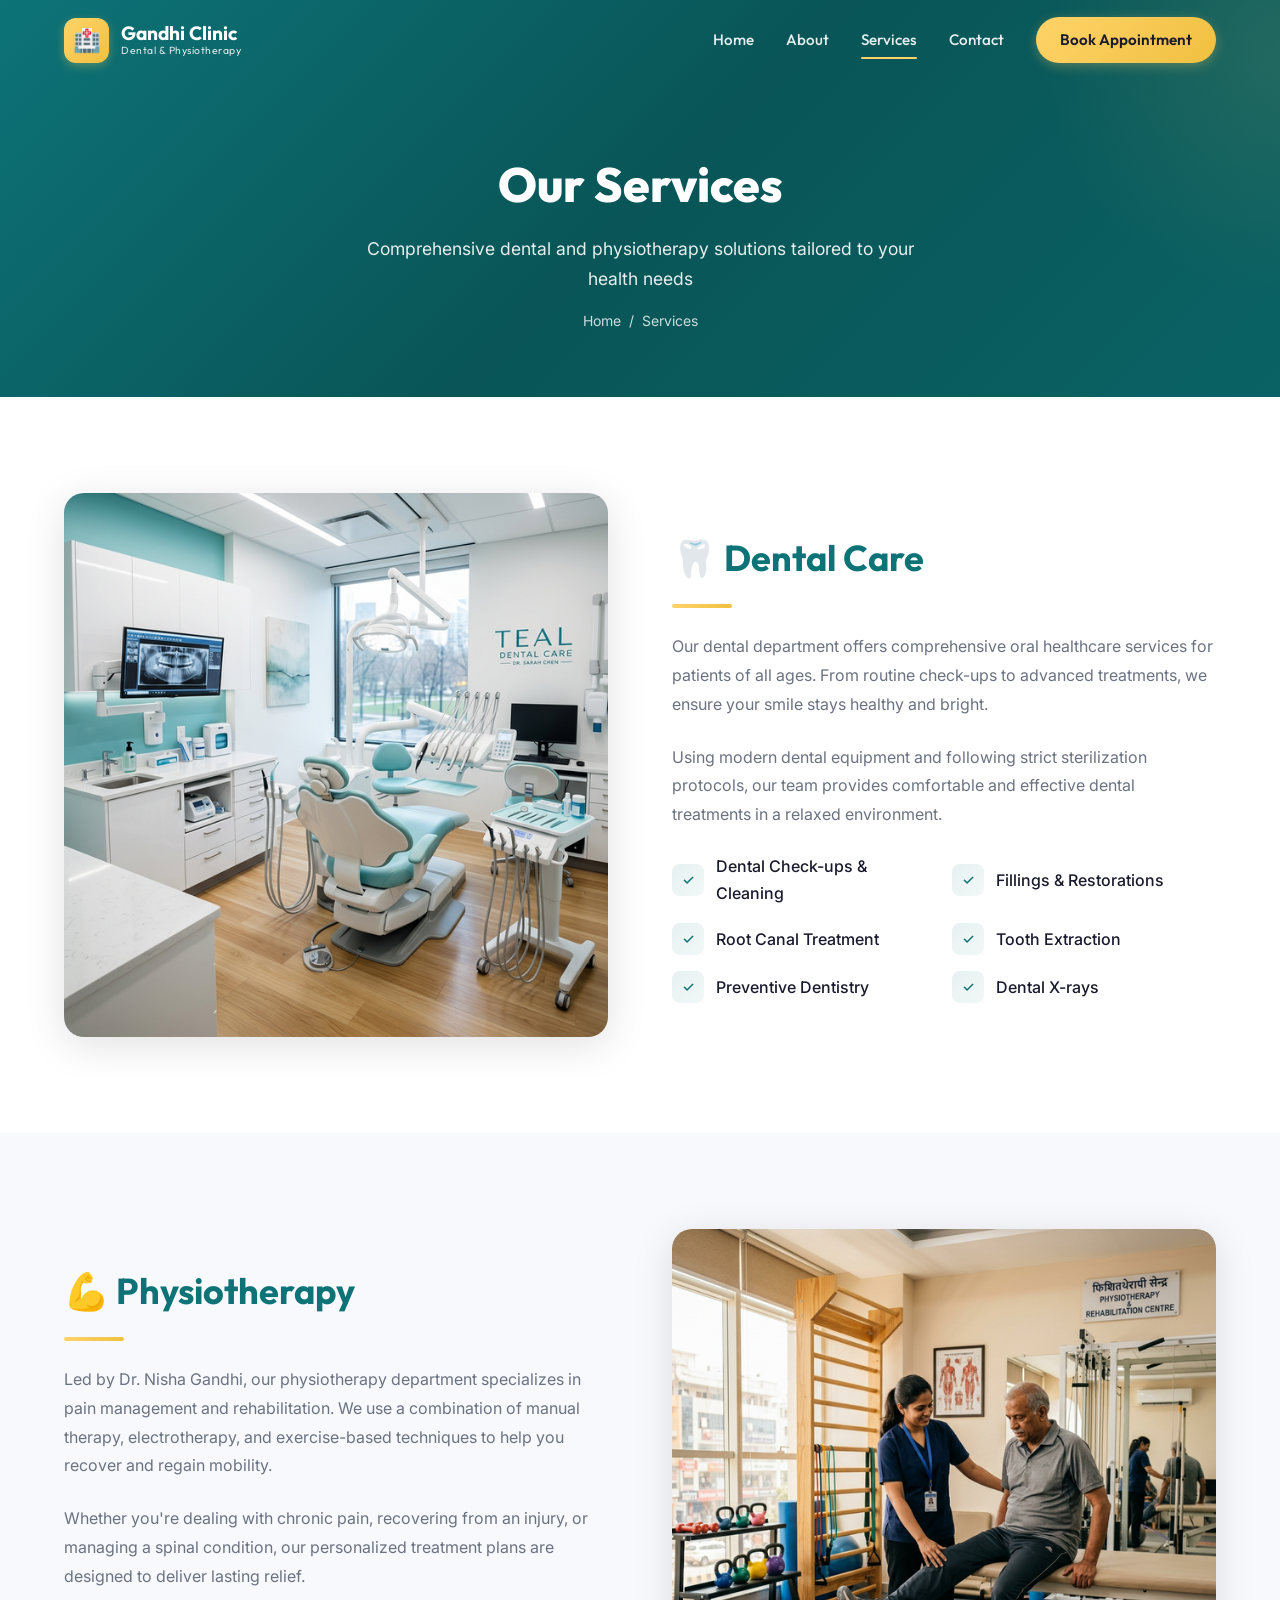
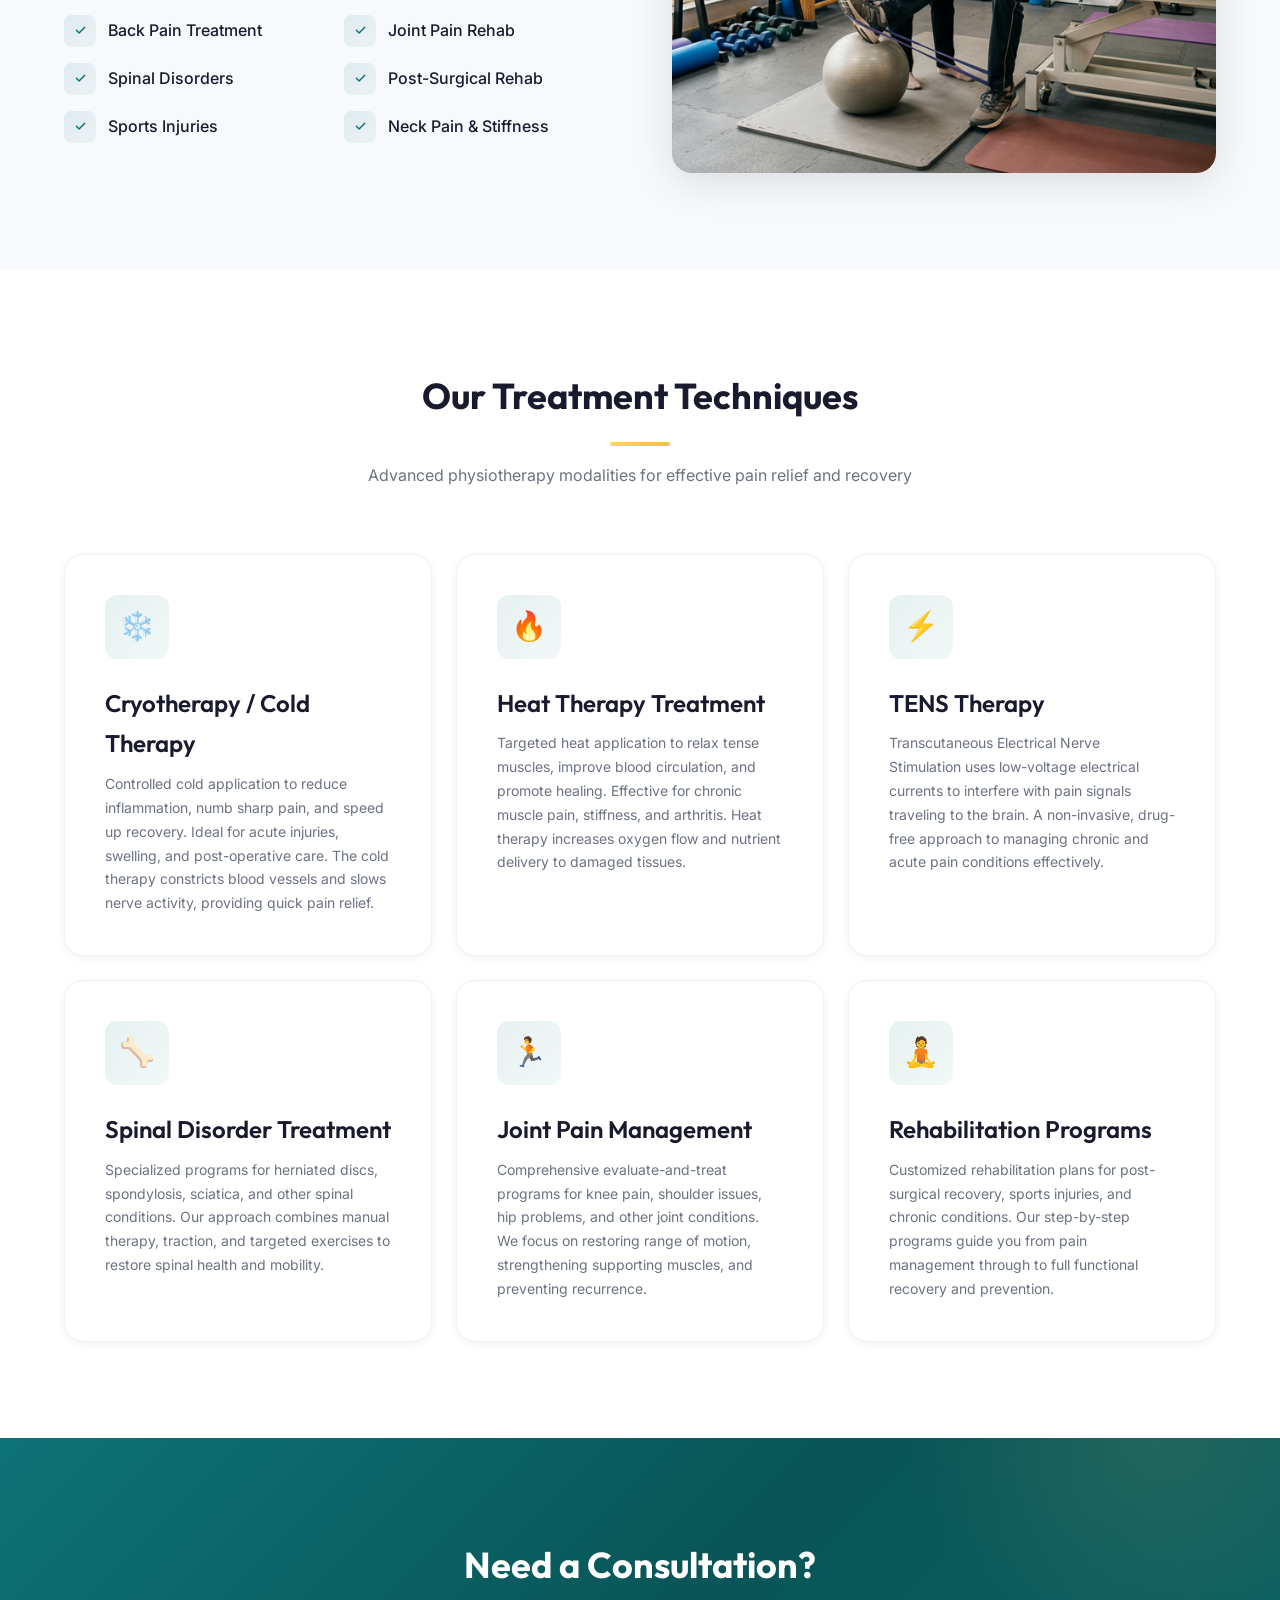
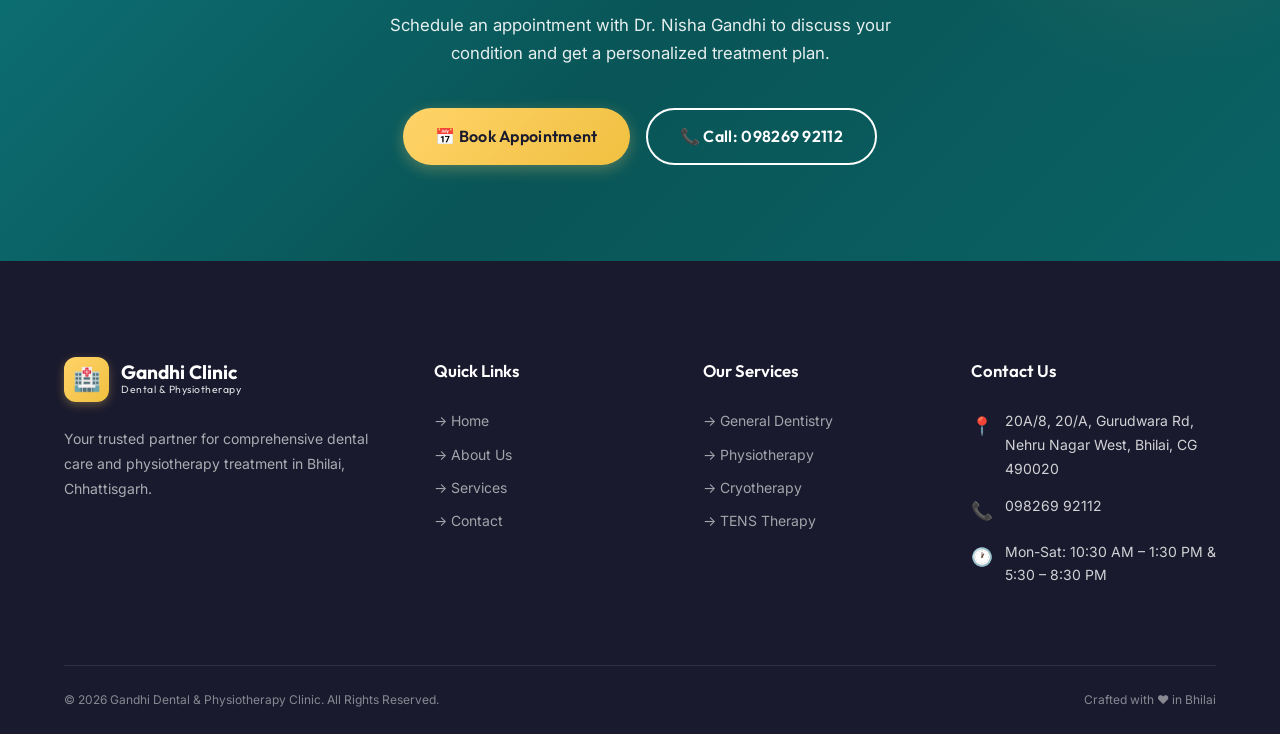
<file: Gandhi Dental and Physiotherapy Clinic-20260305T093720Z-1-001/Gandhi Dental and Physiotherapy Clinic/services.html>
<!DOCTYPE html>
<html lang="en">

<head>
    <meta charset="UTF-8">
    <meta name="viewport" content="width=device-width, initial-scale=1.0">
    <meta name="description"
        content="Explore our dental and physiotherapy services — cryotherapy, heat therapy, TENS, spinal treatment, joint rehabilitation & general dentistry at Gandhi Clinic, Bhilai.">
    <title>Our Services | Gandhi Dental & Physiotherapy Clinic</title>
    <link rel="stylesheet" href="styles.css">
    <link rel="icon"
        href="data:image/svg+xml,<svg xmlns='http://www.w3.org/2000/svg' viewBox='0 0 100 100'><text y='.9em' font-size='90'>🏥</text></svg>">
</head>

<body>

    <!-- ===== NAVBAR ===== -->
    <nav class="navbar scrolled" id="navbar">
        <div class="container">
            <a href="index.html" class="nav-logo">
                <div class="nav-logo-icon">🏥</div>
                <span>Gandhi Clinic<span class="logo-sub">Dental &amp; Physiotherapy</span></span>
            </a>
            <div class="nav-links" id="navLinks">
                <a href="index.html">Home</a>
                <a href="about.html">About</a>
                <a href="services.html" class="active">Services</a>
                <a href="contact.html">Contact</a>
                <a href="#" class="nav-cta" data-open-modal>Book Appointment</a>
            </div>
            <button class="nav-toggle" id="navToggle" aria-label="Toggle menu">
                <span></span><span></span><span></span>
            </button>
        </div>
    </nav>

    <!-- ===== PAGE HERO ===== -->
    <section class="page-hero">
        <div class="container">
            <h1>Our Services</h1>
            <p>Comprehensive dental and physiotherapy solutions tailored to your health needs</p>
            <div class="breadcrumb">
                <a href="index.html">Home</a> <span>/</span> <span>Services</span>
            </div>
        </div>
    </section>

    <!-- ===== DENTAL SERVICES ===== -->
    <section class="section">
        <div class="container">
            <div class="about-grid">
                <div class="about-image reveal-left">
                    <img src="images/dental.png" alt="Dental Treatment Room">
                </div>
                <div class="about-content reveal-right">
                    <h2>🦷 <span class="text-primary">Dental Care</span></h2>
                    <div class="accent-line"></div>
                    <p>Our dental department offers comprehensive oral healthcare services for patients of all ages.
                        From routine check-ups to advanced treatments, we ensure your smile stays healthy and bright.
                    </p>
                    <p>Using modern dental equipment and following strict sterilization protocols, our team provides
                        comfortable and effective dental treatments in a relaxed environment.</p>
                    <div class="feature-list">
                        <div class="feature-item">
                            <div class="icon">✓</div>
                            <span>Dental Check-ups & Cleaning</span>
                        </div>
                        <div class="feature-item">
                            <div class="icon">✓</div>
                            <span>Fillings & Restorations</span>
                        </div>
                        <div class="feature-item">
                            <div class="icon">✓</div>
                            <span>Root Canal Treatment</span>
                        </div>
                        <div class="feature-item">
                            <div class="icon">✓</div>
                            <span>Tooth Extraction</span>
                        </div>
                        <div class="feature-item">
                            <div class="icon">✓</div>
                            <span>Preventive Dentistry</span>
                        </div>
                        <div class="feature-item">
                            <div class="icon">✓</div>
                            <span>Dental X-rays</span>
                        </div>
                    </div>
                </div>
            </div>
        </div>
    </section>

    <!-- ===== PHYSIOTHERAPY SERVICES ===== -->
    <section class="section" style="background: var(--clr-off-white);">
        <div class="container">
            <div class="about-grid">
                <div class="about-content reveal-left" style="order: 1;">
                    <h2>💪 <span class="text-primary">Physiotherapy</span></h2>
                    <div class="accent-line"></div>
                    <p>Led by Dr. Nisha Gandhi, our physiotherapy department specializes in pain management and
                        rehabilitation. We use a combination of manual therapy, electrotherapy, and exercise-based
                        techniques to help you recover and regain mobility.</p>
                    <p>Whether you're dealing with chronic pain, recovering from an injury, or managing a spinal
                        condition, our personalized treatment plans are designed to deliver lasting relief.</p>
                    <div class="feature-list">
                        <div class="feature-item">
                            <div class="icon">✓</div>
                            <span>Back Pain Treatment</span>
                        </div>
                        <div class="feature-item">
                            <div class="icon">✓</div>
                            <span>Joint Pain Rehab</span>
                        </div>
                        <div class="feature-item">
                            <div class="icon">✓</div>
                            <span>Spinal Disorders</span>
                        </div>
                        <div class="feature-item">
                            <div class="icon">✓</div>
                            <span>Post-Surgical Rehab</span>
                        </div>
                        <div class="feature-item">
                            <div class="icon">✓</div>
                            <span>Sports Injuries</span>
                        </div>
                        <div class="feature-item">
                            <div class="icon">✓</div>
                            <span>Neck Pain & Stiffness</span>
                        </div>
                    </div>
                </div>
                <div class="about-image reveal-right" style="order: 2;">
                    <img src="images/physio.png" alt="Physiotherapy Session">
                </div>
            </div>
        </div>
    </section>

    <!-- ===== TREATMENT TECHNIQUES ===== -->
    <section class="section">
        <div class="container">
            <div class="section-header reveal">
                <h2>Our Treatment Techniques</h2>
                <div class="accent-line"></div>
                <p>Advanced physiotherapy modalities for effective pain relief and recovery</p>
            </div>
            <div class="services-grid">
                <div class="service-card reveal">
                    <div class="service-icon"><span>❄️</span></div>
                    <h3>Cryotherapy / Cold Therapy</h3>
                    <p>Controlled cold application to reduce inflammation, numb sharp pain, and speed up recovery. Ideal
                        for acute injuries, swelling, and post-operative care. The cold therapy constricts blood vessels
                        and slows nerve activity, providing quick pain relief.</p>
                </div>
                <div class="service-card reveal">
                    <div class="service-icon"><span>🔥</span></div>
                    <h3>Heat Therapy Treatment</h3>
                    <p>Targeted heat application to relax tense muscles, improve blood circulation, and promote healing.
                        Effective for chronic muscle pain, stiffness, and arthritis. Heat therapy increases oxygen flow
                        and nutrient delivery to damaged tissues.</p>
                </div>
                <div class="service-card reveal">
                    <div class="service-icon"><span>⚡</span></div>
                    <h3>TENS Therapy</h3>
                    <p>Transcutaneous Electrical Nerve Stimulation uses low-voltage electrical currents to interfere
                        with pain signals traveling to the brain. A non-invasive, drug-free approach to managing chronic
                        and acute pain conditions effectively.</p>
                </div>
                <div class="service-card reveal">
                    <div class="service-icon"><span>🦴</span></div>
                    <h3>Spinal Disorder Treatment</h3>
                    <p>Specialized programs for herniated discs, spondylosis, sciatica, and other spinal conditions. Our
                        approach combines manual therapy, traction, and targeted exercises to restore spinal health and
                        mobility.</p>
                </div>
                <div class="service-card reveal">
                    <div class="service-icon"><span>🏃</span></div>
                    <h3>Joint Pain Management</h3>
                    <p>Comprehensive evaluate-and-treat programs for knee pain, shoulder issues, hip problems, and other
                        joint conditions. We focus on restoring range of motion, strengthening supporting muscles, and
                        preventing recurrence.</p>
                </div>
                <div class="service-card reveal">
                    <div class="service-icon"><span>🧘</span></div>
                    <h3>Rehabilitation Programs</h3>
                    <p>Customized rehabilitation plans for post-surgical recovery, sports injuries, and chronic
                        conditions. Our step-by-step programs guide you from pain management through to full functional
                        recovery and prevention.</p>
                </div>
            </div>
        </div>
    </section>

    <!-- ===== CTA ===== -->
    <section class="cta-section">
        <div class="container reveal">
            <h2>Need a Consultation?</h2>
            <p>Schedule an appointment with Dr. Nisha Gandhi to discuss your condition and get a personalized treatment
                plan.</p>
            <div class="cta-buttons">
                <a href="#" class="btn btn-accent" data-open-modal>📅 Book Appointment</a>
                <a href="tel:+919826992112" class="btn btn-outline">📞 Call: 098269 92112</a>
            </div>
        </div>
    </section>

    <!-- ===== FOOTER ===== -->
    <footer class="footer">
        <div class="container">
            <div class="footer-grid">
                <div class="footer-brand">
                    <a href="index.html" class="nav-logo">
                        <div class="nav-logo-icon">🏥</div>
                        <span>Gandhi Clinic<span class="logo-sub">Dental &amp; Physiotherapy</span></span>
                    </a>
                    <p>Your trusted partner for comprehensive dental care and physiotherapy treatment in Bhilai,
                        Chhattisgarh.</p>
                </div>
                <div>
                    <h4>Quick Links</h4>
                    <ul class="footer-links">
                        <li><a href="index.html">→ Home</a></li>
                        <li><a href="about.html">→ About Us</a></li>
                        <li><a href="services.html">→ Services</a></li>
                        <li><a href="contact.html">→ Contact</a></li>
                    </ul>
                </div>
                <div>
                    <h4>Our Services</h4>
                    <ul class="footer-links">
                        <li><a href="services.html">→ General Dentistry</a></li>
                        <li><a href="services.html">→ Physiotherapy</a></li>
                        <li><a href="services.html">→ Cryotherapy</a></li>
                        <li><a href="services.html">→ TENS Therapy</a></li>
                    </ul>
                </div>
                <div>
                    <h4>Contact Us</h4>
                    <ul class="footer-contact">
                        <li>
                            <span class="icon">📍</span>
                            <span>20A/8, 20/A, Gurudwara Rd, Nehru Nagar West, Bhilai, CG 490020</span>
                        </li>
                        <li>
                            <span class="icon">📞</span>
                            <a href="tel:+919826992112">098269 92112</a>
                        </li>
                        <li>
                            <span class="icon">🕐</span>
                            <span>Mon-Sat: 10:30 AM – 1:30 PM &amp; 5:30 – 8:30 PM</span>
                        </li>
                    </ul>
                </div>
            </div>
            <div class="footer-bottom">
                <span>&copy; 2026 Gandhi Dental &amp; Physiotherapy Clinic. All Rights Reserved.</span>
                <span>Crafted with ❤️ in Bhilai</span>
            </div>
        </div>
    </footer>

    <!-- ===== APPOINTMENT MODAL ===== -->
    <div class="modal-overlay" id="appointmentModal">
        <div class="modal">
            <div class="modal-header">
                <h3>📅 Book Appointment</h3>
                <button class="modal-close" data-close-modal>✕</button>
            </div>
            <form id="appointmentForm">
                <div class="form-row">
                    <div class="form-group">
                        <label for="patientName">Full Name *</label>
                        <input type="text" id="patientName" placeholder="Your full name" required>
                    </div>
                    <div class="form-group">
                        <label for="patientPhone">Phone Number *</label>
                        <input type="tel" id="patientPhone" placeholder="Your phone number" required>
                    </div>
                </div>
                <div class="form-group">
                    <label for="patientEmail">Email Address</label>
                    <input type="email" id="patientEmail" placeholder="your@email.com">
                </div>
                <div class="form-row">
                    <div class="form-group">
                        <label for="appointmentDate">Preferred Date *</label>
                        <input type="date" id="appointmentDate" required>
                    </div>
                    <div class="form-group">
                        <label for="appointmentService">Service *</label>
                        <select id="appointmentService" required>
                            <option value="">Select Service</option>
                            <option value="dental">General Dentistry</option>
                            <option value="physio-back">Back Pain Treatment</option>
                            <option value="physio-joint">Joint Pain Treatment</option>
                            <option value="cryotherapy">Cryotherapy</option>
                            <option value="heat-therapy">Heat Therapy</option>
                            <option value="tens">TENS Therapy</option>
                            <option value="spinal">Spinal Treatment</option>
                            <option value="other">Other</option>
                        </select>
                    </div>
                </div>
                <div class="form-group">
                    <label for="appointmentMessage">Message (Optional)</label>
                    <textarea id="appointmentMessage" rows="3" placeholder="Any specific concerns..."></textarea>
                </div>
                <button type="submit" class="btn btn-primary" style="width:100%">Confirm Appointment</button>
            </form>
        </div>
    </div>

    <script src="script.js"></script>
</body>

</html>
</file>
<file: Gandhi Dental and Physiotherapy Clinic-20260305T093720Z-1-001/Gandhi Dental and Physiotherapy Clinic/styles.css>
/* ===== GOOGLE FONTS ===== */
@import url('https://fonts.googleapis.com/css2?family=Outfit:wght@300;400;500;600;700;800&family=Inter:wght@300;400;500;600;700&display=swap');

/* ===== CSS CUSTOM PROPERTIES ===== */
:root {
  /* Colors */
  --clr-primary: #0D7377;
  --clr-primary-dark: #095557;
  --clr-primary-light: #14a3a8;
  --clr-accent: #FFD369;
  --clr-accent-dark: #e6b84d;
  --clr-white: #ffffff;
  --clr-off-white: #f7f9fc;
  --clr-light-gray: #eef1f6;
  --clr-gray: #8892a4;
  --clr-dark: #1a1a2e;
  --clr-dark-soft: #2d2d44;
  --clr-text: #333347;
  --clr-text-light: #6b7280;
  --clr-success: #22c55e;
  --clr-danger: #ef4444;

  /* Gradients */
  --grad-primary: linear-gradient(135deg, #0D7377 0%, #14a3a8 100%);
  --grad-hero: linear-gradient(135deg, #0D7377 0%, #095557 50%, #0a6264 100%);
  --grad-accent: linear-gradient(135deg, #FFD369 0%, #f0c040 100%);
  --grad-overlay: linear-gradient(180deg, rgba(13, 115, 119, 0.85) 0%, rgba(9, 85, 87, 0.95) 100%);

  /* Typography */
  --ff-heading: 'Outfit', sans-serif;
  --ff-body: 'Inter', sans-serif;
  --fs-hero: clamp(2.4rem, 5vw, 4rem);
  --fs-h1: clamp(2rem, 4vw, 3rem);
  --fs-h2: clamp(1.6rem, 3vw, 2.25rem);
  --fs-h3: clamp(1.2rem, 2vw, 1.5rem);
  --fs-body: 1rem;
  --fs-small: 0.875rem;
  --fs-xs: 0.75rem;

  /* Spacing */
  --space-xs: 0.5rem;
  --space-sm: 1rem;
  --space-md: 1.5rem;
  --space-lg: 2.5rem;
  --space-xl: 4rem;
  --space-2xl: 6rem;

  /* Borders & Radius */
  --radius-sm: 8px;
  --radius-md: 12px;
  --radius-lg: 20px;
  --radius-xl: 30px;
  --radius-full: 50%;

  /* Shadows */
  --shadow-sm: 0 2px 8px rgba(0, 0, 0, 0.06);
  --shadow-md: 0 4px 20px rgba(0, 0, 0, 0.08);
  --shadow-lg: 0 8px 40px rgba(0, 0, 0, 0.12);
  --shadow-xl: 0 20px 60px rgba(0, 0, 0, 0.15);
  --shadow-glow: 0 0 30px rgba(13, 115, 119, 0.3);

  /* Transitions */
  --transition-fast: 0.2s ease;
  --transition-base: 0.3s ease;
  --transition-slow: 0.5s ease;

  /* Layout */
  --container-max: 1200px;
  --navbar-height: 80px;
}

/* ===== RESET ===== */
*,
*::before,
*::after {
  margin: 0;
  padding: 0;
  box-sizing: border-box;
}

html {
  scroll-behavior: smooth;
  scroll-padding-top: var(--navbar-height);
}

body {
  font-family: var(--ff-body);
  font-size: var(--fs-body);
  color: var(--clr-text);
  background-color: var(--clr-white);
  line-height: 1.7;
  overflow-x: hidden;
  -webkit-font-smoothing: antialiased;
}

img {
  max-width: 100%;
  height: auto;
  display: block;
}

a {
  text-decoration: none;
  color: inherit;
  transition: color var(--transition-fast);
}

ul,
ol {
  list-style: none;
}

button {
  font-family: var(--ff-body);
  cursor: pointer;
  border: none;
  outline: none;
}

input,
textarea,
select {
  font-family: var(--ff-body);
  font-size: var(--fs-body);
  outline: none;
  border: none;
}

/* ===== UTILITIES ===== */
.container {
  width: 100%;
  max-width: var(--container-max);
  margin: 0 auto;
  padding: 0 var(--space-md);
}

.section {
  padding: var(--space-2xl) 0;
}

.section-header {
  text-align: center;
  margin-bottom: var(--space-xl);
}

.section-header h2 {
  font-family: var(--ff-heading);
  font-size: var(--fs-h2);
  font-weight: 700;
  color: var(--clr-dark);
  margin-bottom: var(--space-xs);
}

.section-header .accent-line {
  width: 60px;
  height: 4px;
  background: var(--grad-accent);
  border-radius: var(--radius-sm);
  margin: var(--space-sm) auto;
}

.section-header p {
  color: var(--clr-text-light);
  max-width: 600px;
  margin: 0 auto;
}

.text-primary {
  color: var(--clr-primary);
}

.text-accent {
  color: var(--clr-accent);
}

.text-center {
  text-align: center;
}

/* ===== BUTTONS ===== */
.btn {
  display: inline-flex;
  align-items: center;
  justify-content: center;
  gap: 0.5rem;
  padding: 0.8rem 2rem;
  font-family: var(--ff-heading);
  font-weight: 600;
  font-size: var(--fs-body);
  border-radius: var(--radius-xl);
  transition: all var(--transition-base);
  position: relative;
  overflow: hidden;
  letter-spacing: 0.02em;
}

.btn::before {
  content: '';
  position: absolute;
  top: 0;
  left: -100%;
  width: 100%;
  height: 100%;
  background: linear-gradient(90deg, transparent, rgba(255, 255, 255, 0.2), transparent);
  transition: left 0.5s ease;
}

.btn:hover::before {
  left: 100%;
}

.btn-primary {
  background: var(--grad-primary);
  color: var(--clr-white);
  box-shadow: 0 4px 15px rgba(13, 115, 119, 0.3);
}

.btn-primary:hover {
  transform: translateY(-2px);
  box-shadow: 0 8px 25px rgba(13, 115, 119, 0.4);
}

.btn-accent {
  background: var(--grad-accent);
  color: var(--clr-dark);
  box-shadow: 0 4px 15px rgba(255, 211, 105, 0.3);
}

.btn-accent:hover {
  transform: translateY(-2px);
  box-shadow: 0 8px 25px rgba(255, 211, 105, 0.4);
}

.btn-outline {
  background: transparent;
  color: var(--clr-white);
  border: 2px solid var(--clr-white);
}

.btn-outline:hover {
  background: var(--clr-white);
  color: var(--clr-primary);
}

.btn-outline-primary {
  background: transparent;
  color: var(--clr-primary);
  border: 2px solid var(--clr-primary);
}

.btn-outline-primary:hover {
  background: var(--clr-primary);
  color: var(--clr-white);
}

/* ===== NAVBAR ===== */
.navbar {
  position: fixed;
  top: 0;
  left: 0;
  width: 100%;
  height: var(--navbar-height);
  z-index: 1000;
  transition: all var(--transition-base);
  background: transparent;
}

.navbar.scrolled {
  background: rgba(255, 255, 255, 0.97);
  backdrop-filter: blur(20px);
  box-shadow: var(--shadow-md);
}

.navbar .container {
  display: flex;
  align-items: center;
  justify-content: space-between;
  height: 100%;
}

.nav-logo {
  display: flex;
  align-items: center;
  gap: 0.75rem;
  font-family: var(--ff-heading);
  font-weight: 700;
  font-size: 1.2rem;
  color: var(--clr-white);
  transition: color var(--transition-base);
}

.navbar.scrolled .nav-logo {
  color: var(--clr-primary);
}

.nav-logo-icon {
  width: 45px;
  height: 45px;
  background: var(--grad-accent);
  border-radius: var(--radius-md);
  display: flex;
  align-items: center;
  justify-content: center;
  font-size: 1.4rem;
  color: var(--clr-dark);
  box-shadow: 0 3px 10px rgba(255, 211, 105, 0.3);
}

.nav-logo span {
  line-height: 1.2;
}

.nav-logo .logo-sub {
  display: block;
  font-size: 0.65rem;
  font-weight: 400;
  opacity: 0.85;
  letter-spacing: 0.05em;
}

.nav-links {
  display: flex;
  align-items: center;
  gap: 2rem;
}

.nav-links a {
  font-family: var(--ff-heading);
  font-weight: 500;
  font-size: 0.95rem;
  color: rgba(255, 255, 255, 0.9);
  position: relative;
  padding: 0.25rem 0;
  transition: color var(--transition-base);
}

.navbar.scrolled .nav-links a {
  color: var(--clr-text);
}

.nav-links a::after {
  content: '';
  position: absolute;
  bottom: -2px;
  left: 0;
  width: 0;
  height: 2px;
  background: var(--clr-accent);
  transition: width var(--transition-base);
  border-radius: 2px;
}

.nav-links a:hover::after,
.nav-links a.active::after {
  width: 100%;
}

.nav-links a:hover {
  color: var(--clr-accent);
}

.navbar.scrolled .nav-links a:hover,
.navbar.scrolled .nav-links a.active {
  color: var(--clr-primary);
}

.navbar.scrolled .nav-links a::after {
  background: var(--clr-primary);
}

.nav-cta {
  padding: 0.6rem 1.5rem !important;
  background: var(--grad-accent);
  color: var(--clr-dark) !important;
  border-radius: var(--radius-xl);
  font-weight: 600 !important;
  box-shadow: 0 3px 12px rgba(255, 211, 105, 0.3);
}

.nav-cta::after {
  display: none !important;
}

.nav-cta:hover {
  transform: translateY(-2px);
  box-shadow: 0 6px 20px rgba(255, 211, 105, 0.4);
  color: var(--clr-dark) !important;
}

/* Mobile Menu Toggle */
.nav-toggle {
  display: none;
  flex-direction: column;
  gap: 5px;
  background: none;
  padding: 5px;
  cursor: pointer;
}

.nav-toggle span {
  width: 26px;
  height: 3px;
  background: var(--clr-white);
  border-radius: 3px;
  transition: all var(--transition-base);
}

.navbar.scrolled .nav-toggle span {
  background: var(--clr-dark);
}

.nav-toggle.active span:nth-child(1) {
  transform: rotate(45deg) translate(5px, 6px);
}

.nav-toggle.active span:nth-child(2) {
  opacity: 0;
}

.nav-toggle.active span:nth-child(3) {
  transform: rotate(-45deg) translate(5px, -6px);
}

/* ===== HERO SECTION ===== */
.hero {
  min-height: 100vh;
  display: flex;
  align-items: center;
  position: relative;
  overflow: hidden;
  background: var(--grad-hero);
  padding-top: calc(var(--navbar-height) + 2rem);
}

.hero::before {
  content: '';
  position: absolute;
  top: -50%;
  right: -20%;
  width: 700px;
  height: 700px;
  background: radial-gradient(circle, rgba(255, 211, 105, 0.15) 0%, transparent 70%);
  border-radius: var(--radius-full);
  animation: float 8s ease-in-out infinite;
}

.hero::after {
  content: '';
  position: absolute;
  bottom: -30%;
  left: -10%;
  width: 500px;
  height: 500px;
  background: radial-gradient(circle, rgba(20, 163, 168, 0.2) 0%, transparent 70%);
  border-radius: var(--radius-full);
  animation: float 10s ease-in-out infinite reverse;
}

@keyframes float {

  0%,
  100% {
    transform: translate(0, 0);
  }

  50% {
    transform: translate(30px, -30px);
  }
}

.hero-content {
  position: relative;
  z-index: 2;
  display: grid;
  grid-template-columns: 1fr 1fr;
  align-items: center;
  gap: var(--space-xl);
}

.hero-text {
  color: var(--clr-white);
}

.hero-badge {
  display: inline-flex;
  align-items: center;
  justify-content: center;
  flex-wrap: wrap;
  gap: 0.5rem;
  background: rgba(255, 255, 255, 0.12);
  backdrop-filter: blur(10px);
  padding: 0.6rem 1.2rem;
  border-radius: var(--radius-xl);
  font-size: var(--fs-small);
  font-weight: 500;
  margin-bottom: var(--space-md);
  border: 1px solid rgba(255, 255, 255, 0.15);
  line-height: 1.5;
  text-align: center;
  height: auto;
  min-height: 40px;
}

.hero-badge span {
  display: inline-block;
}

.hero-badge .star {
  color: var(--clr-accent);
}

.hero-text h1 {
  font-family: var(--ff-heading);
  font-size: var(--fs-hero);
  font-weight: 800;
  line-height: 1.15;
  margin-bottom: var(--space-md);
}

.hero-text h1 .highlight {
  color: var(--clr-accent);
  position: relative;
}

.hero-text p {
  font-size: 1.1rem;
  opacity: 0.9;
  line-height: 1.8;
  margin-bottom: var(--space-lg);
  max-width: 520px;
}

.hero-buttons {
  display: flex;
  gap: var(--space-sm);
  flex-wrap: wrap;
}

.hero-stats-full {
  width: 100%;
  display: flex;
  justify-content: space-around;
  align-items: center;
  flex-wrap: wrap;
  gap: var(--space-md);
  margin-top: var(--space-xl);
  padding: var(--space-lg);
  background: rgba(255, 255, 255, 0.05);
  border-radius: var(--radius-lg);
  border: 1px solid rgba(255, 255, 255, 0.1);
  backdrop-filter: blur(10px);
}

.hero-stat {
  text-align: center;
}

.hero-stat .number {
  display: block;
  font-family: var(--ff-heading);
  font-size: 2rem;
  font-weight: 800;
  color: var(--clr-accent);
}

.hero-stat .label {
  font-size: var(--fs-small);
  color: var(--clr-white);
  font-weight: bold;
}

.hero-image {
  position: relative;
  display: flex;
  justify-content: center;
}

.hero-image img {
  width: 100%;
  max-width: 500px;
  border-radius: var(--radius-lg);
  box-shadow: var(--shadow-xl);
}

.hero-float-card {
  position: absolute;
  background: rgba(255, 255, 255, 0.15);
  backdrop-filter: blur(15px);
  border: 1px solid rgba(255, 255, 255, 0.2);
  border-radius: var(--radius-md);
  padding: 1rem 1.5rem;
  display: flex;
  align-items: center;
  gap: 0.75rem;
  animation: floatCard 4s ease-in-out infinite;
}

.hero-float-card.card-1 {
  top: 10%;
  right: -10%;
}

.hero-float-card.card-2 {
  bottom: 15%;
  left: -5%;
  animation-delay: 2s;
}

@keyframes floatCard {

  0%,
  100% {
    transform: translateY(0);
  }

  50% {
    transform: translateY(-10px);
  }
}

.hero-float-icon {
  width: 42px;
  height: 42px;
  background: var(--grad-accent);
  border-radius: var(--radius-sm);
  display: flex;
  align-items: center;
  justify-content: center;
  font-size: 1.2rem;
}

.hero-float-text {
  color: var(--clr-white);
}

.hero-float-text strong {
  display: block;
  font-size: 0.95rem;
}

.hero-float-text span {
  font-size: var(--fs-xs);
  opacity: 0.8;
}

/* ===== SERVICES CARDS ===== */
.services-grid {
  display: grid;
  grid-template-columns: repeat(auto-fit, minmax(280px, 1fr));
  gap: var(--space-md);
}

.service-card {
  background: var(--clr-white);
  border-radius: var(--radius-lg);
  padding: var(--space-lg);
  box-shadow: var(--shadow-sm);
  border: 1px solid var(--clr-light-gray);
  transition: all var(--transition-base);
  position: relative;
  overflow: hidden;
}

.service-card::before {
  content: '';
  position: absolute;
  top: 0;
  left: 0;
  width: 100%;
  height: 4px;
  background: var(--grad-primary);
  opacity: 0;
  transition: opacity var(--transition-base);
}

.service-card:hover {
  transform: translateY(-8px);
  box-shadow: var(--shadow-lg);
  border-color: transparent;
}

.service-card:hover::before {
  opacity: 1;
}

.service-icon {
  width: 64px;
  height: 64px;
  background: linear-gradient(135deg, rgba(13, 115, 119, 0.1) 0%, rgba(13, 115, 119, 0.05) 100%);
  border-radius: var(--radius-md);
  display: flex;
  align-items: center;
  justify-content: center;
  font-size: 1.8rem;
  margin-bottom: var(--space-md);
  transition: all var(--transition-base);
}

.service-card:hover .service-icon {
  background: var(--grad-primary);
  transform: scale(1.05);
}

.service-card:hover .service-icon span {
  filter: brightness(10);
}

.service-card h3 {
  font-family: var(--ff-heading);
  font-size: var(--fs-h3);
  font-weight: 600;
  color: var(--clr-dark);
  margin-bottom: var(--space-xs);
}

.service-card p {
  color: var(--clr-text-light);
  font-size: var(--fs-small);
  line-height: 1.7;
}

/* ===== ABOUT / WHY CHOOSE US ===== */
.about-grid {
  display: grid;
  grid-template-columns: 1fr 1fr;
  gap: var(--space-xl);
  align-items: center;
}

.about-image {
  position: relative;
}

.about-image img {
  border-radius: var(--radius-lg);
  box-shadow: var(--shadow-lg);
  width: 100%;
}

.about-image-badge {
  position: absolute;
  bottom: -20px;
  right: -20px;
  background: var(--grad-accent);
  color: var(--clr-dark);
  padding: 1.2rem 1.5rem;
  border-radius: var(--radius-md);
  text-align: center;
  box-shadow: var(--shadow-md);
}

.about-image-badge .number {
  font-family: var(--ff-heading);
  font-size: 2rem;
  font-weight: 800;
  display: block;
}

.about-image-badge .label {
  font-size: var(--fs-xs);
  font-weight: 600;
  text-transform: uppercase;
  letter-spacing: 0.05em;
}

.about-content h2 {
  font-family: var(--ff-heading);
  font-size: var(--fs-h2);
  font-weight: 700;
  color: var(--clr-dark);
  margin-bottom: var(--space-sm);
}

.about-content .accent-line {
  width: 60px;
  height: 4px;
  background: var(--grad-accent);
  border-radius: var(--radius-sm);
  margin-bottom: var(--space-md);
}

.about-content p {
  color: var(--clr-text-light);
  margin-bottom: var(--space-md);
  line-height: 1.8;
}

.feature-list {
  display: grid;
  grid-template-columns: 1fr 1fr;
  gap: var(--space-sm);
  margin-top: var(--space-md);
}

.feature-item {
  display: flex;
  align-items: center;
  gap: 0.75rem;
  font-weight: 500;
  color: var(--clr-dark);
}

.feature-item .icon {
  width: 32px;
  height: 32px;
  background: linear-gradient(135deg, rgba(13, 115, 119, 0.1), rgba(13, 115, 119, 0.05));
  border-radius: var(--radius-sm);
  display: flex;
  align-items: center;
  justify-content: center;
  font-size: 0.9rem;
  color: var(--clr-primary);
  flex-shrink: 0;
}

/* ===== TESTIMONIALS ===== */
.testimonials-section {
  background: var(--clr-off-white);
}

.testimonials-grid {
  display: grid;
  grid-template-columns: repeat(auto-fit, minmax(320px, 1fr));
  gap: var(--space-md);
}

.testimonial-card {
  background: var(--clr-white);
  border-radius: var(--radius-lg);
  padding: var(--space-lg);
  box-shadow: var(--shadow-sm);
  border: 1px solid var(--clr-light-gray);
  position: relative;
  transition: all var(--transition-base);
}

.testimonial-card:hover {
  transform: translateY(-4px);
  box-shadow: var(--shadow-md);
}

.testimonial-stars {
  color: var(--clr-accent);
  font-size: 1.1rem;
  margin-bottom: var(--space-sm);
  letter-spacing: 2px;
}

.testimonial-card blockquote {
  font-size: var(--fs-body);
  color: var(--clr-text);
  line-height: 1.8;
  margin-bottom: var(--space-md);
  font-style: italic;
  position: relative;
  padding-left: var(--space-md);
  border-left: 3px solid var(--clr-accent);
}

.testimonial-author {
  display: flex;
  align-items: center;
  gap: 0.75rem;
}

.testimonial-avatar {
  width: 48px;
  height: 48px;
  border-radius: var(--radius-full);
  background: var(--grad-primary);
  display: flex;
  align-items: center;
  justify-content: center;
  color: var(--clr-white);
  font-weight: 700;
  font-family: var(--ff-heading);
  font-size: 1.1rem;
}

.testimonial-info strong {
  display: block;
  font-family: var(--ff-heading);
  color: var(--clr-dark);
}

.testimonial-info span {
  font-size: var(--fs-xs);
  color: var(--clr-gray);
}

/* ===== CTA SECTION ===== */
.cta-section {
  background: var(--grad-hero);
  padding: var(--space-2xl) 0;
  text-align: center;
  color: var(--clr-white);
  position: relative;
  overflow: hidden;
}

.cta-section::before {
  content: '';
  position: absolute;
  top: -60%;
  right: -10%;
  width: 500px;
  height: 500px;
  background: radial-gradient(circle, rgba(255, 211, 105, 0.1) 0%, transparent 70%);
  border-radius: var(--radius-full);
}

.cta-section h2 {
  font-family: var(--ff-heading);
  font-size: var(--fs-h2);
  font-weight: 700;
  margin-bottom: var(--space-sm);
}

.cta-section p {
  opacity: 0.9;
  max-width: 550px;
  margin: 0 auto var(--space-lg);
  font-size: 1.05rem;
}

.cta-buttons {
  display: flex;
  gap: var(--space-sm);
  justify-content: center;
  flex-wrap: wrap;
}

/* ===== CONTACT INFO ===== */
.contact-grid {
  display: grid;
  grid-template-columns: 1fr 1fr;
  gap: var(--space-xl);
}

.contact-info-cards {
  display: grid;
  gap: var(--space-md);
}

.contact-card {
  display: flex;
  align-items: flex-start;
  gap: var(--space-md);
  background: var(--clr-white);
  border-radius: var(--radius-lg);
  padding: var(--space-md);
  box-shadow: var(--shadow-sm);
  border: 1px solid var(--clr-light-gray);
  transition: all var(--transition-base);
}

.contact-card:hover {
  box-shadow: var(--shadow-md);
  transform: translateX(5px);
}

.contact-card-icon {
  width: 56px;
  height: 56px;
  min-width: 56px;
  background: linear-gradient(135deg, rgba(13, 115, 119, 0.1), rgba(13, 115, 119, 0.05));
  border-radius: var(--radius-md);
  display: flex;
  align-items: center;
  justify-content: center;
  font-size: 1.4rem;
}

.contact-card h4 {
  font-family: var(--ff-heading);
  font-weight: 600;
  color: var(--clr-dark);
  margin-bottom: 0.25rem;
}

.contact-card p,
.contact-card a {
  color: var(--clr-text-light);
  font-size: var(--fs-small);
  line-height: 1.6;
}

.contact-card a:hover {
  color: var(--clr-primary);
}

/* ===== CONTACT FORM ===== */
.contact-form {
  background: var(--clr-white);
  border-radius: var(--radius-lg);
  padding: var(--space-lg);
  box-shadow: var(--shadow-md);
  border: 1px solid var(--clr-light-gray);
}

.contact-form h3 {
  font-family: var(--ff-heading);
  font-size: var(--fs-h3);
  font-weight: 600;
  color: var(--clr-dark);
  margin-bottom: var(--space-md);
}

.form-group {
  margin-bottom: var(--space-md);
}

.form-group label {
  display: block;
  font-weight: 500;
  color: var(--clr-dark);
  margin-bottom: 0.4rem;
  font-size: var(--fs-small);
}

.form-group input,
.form-group textarea,
.form-group select {
  width: 100%;
  padding: 0.85rem 1rem;
  border: 2px solid var(--clr-light-gray);
  border-radius: var(--radius-sm);
  background: var(--clr-off-white);
  transition: all var(--transition-fast);
  color: var(--clr-text);
}

.form-group input:focus,
.form-group textarea:focus,
.form-group select:focus {
  border-color: var(--clr-primary);
  background: var(--clr-white);
  box-shadow: 0 0 0 4px rgba(13, 115, 119, 0.1);
}

.form-group textarea {
  resize: vertical;
  min-height: 100px;
}

.form-row {
  display: grid;
  grid-template-columns: 1fr 1fr;
  gap: var(--space-sm);
}

/* ===== HOURS TABLE ===== */
.hours-table {
  width: 100%;
  border-collapse: collapse;
  border-radius: var(--radius-md);
  overflow: hidden;
}

.hours-table th,
.hours-table td {
  padding: 0.85rem 1.2rem;
  text-align: left;
  font-size: var(--fs-small);
}

.hours-table thead th {
  background: var(--clr-primary);
  color: var(--clr-white);
  font-family: var(--ff-heading);
  font-weight: 600;
}

.hours-table tbody tr {
  border-bottom: 1px solid var(--clr-light-gray);
  transition: background var(--transition-fast);
}

.hours-table tbody tr:hover {
  background: var(--clr-off-white);
}

.hours-table tbody tr:last-child {
  border-bottom: none;
}

.hours-table .day-highlight {
  background: rgba(13, 115, 119, 0.05);
  font-weight: 600;
}

/* ===== MAP ===== */
.map-container {
  border-radius: var(--radius-lg);
  overflow: hidden;
  box-shadow: var(--shadow-md);
  border: 3px solid var(--clr-light-gray);
}

.map-container iframe {
  width: 100%;
  height: 350px;
  border: none;
}

/* ===== PAGE HERO (Sub-pages) ===== */
.page-hero {
  background: var(--grad-hero);
  padding: calc(var(--navbar-height) + var(--space-xl)) 0 var(--space-xl);
  text-align: center;
  color: var(--clr-white);
  position: relative;
  overflow: hidden;
}

.page-hero::before {
  content: '';
  position: absolute;
  top: -50%;
  right: -20%;
  width: 500px;
  height: 500px;
  background: radial-gradient(circle, rgba(255, 211, 105, 0.1) 0%, transparent 70%);
  border-radius: var(--radius-full);
}

.page-hero h1 {
  font-family: var(--ff-heading);
  font-size: var(--fs-h1);
  font-weight: 800;
  margin-bottom: var(--space-xs);
  position: relative;
}

.page-hero p {
  font-size: 1.1rem;
  opacity: 0.9;
  max-width: 600px;
  margin: 0 auto;
  position: relative;
}

.breadcrumb {
  display: flex;
  align-items: center;
  justify-content: center;
  gap: 0.5rem;
  margin-top: var(--space-sm);
  font-size: var(--fs-small);
  opacity: 0.8;
  position: relative;
}

.breadcrumb a:hover {
  color: var(--clr-accent);
}

/* ===== DOCTOR PROFILE ===== */
.doctor-profile {
  display: grid;
  grid-template-columns: 300px 1fr;
  gap: var(--space-xl);
  align-items: start;
  background: var(--clr-white);
  border-radius: var(--radius-lg);
  padding: var(--space-lg);
  box-shadow: var(--shadow-md);
  border: 1px solid var(--clr-light-gray);
}

.doctor-image img {
  width: 100%;
  border-radius: var(--radius-md);
  box-shadow: var(--shadow-sm);
}

.doctor-info h3 {
  font-family: var(--ff-heading);
  font-size: var(--fs-h3);
  font-weight: 700;
  color: var(--clr-dark);
}

.doctor-info .specialty {
  color: var(--clr-primary);
  font-weight: 500;
  margin-bottom: var(--space-sm);
}

.doctor-info p {
  color: var(--clr-text-light);
  line-height: 1.8;
  margin-bottom: var(--space-sm);
}

/* ===== VALUES GRID ===== */
.values-grid {
  display: grid;
  grid-template-columns: repeat(auto-fit, minmax(250px, 1fr));
  gap: var(--space-md);
}

.value-card {
  text-align: center;
  padding: var(--space-lg);
  background: var(--clr-white);
  border-radius: var(--radius-lg);
  box-shadow: var(--shadow-sm);
  border: 1px solid var(--clr-light-gray);
  transition: all var(--transition-base);
}

.value-card:hover {
  transform: translateY(-5px);
  box-shadow: var(--shadow-md);
}

.value-card .icon {
  width: 72px;
  height: 72px;
  margin: 0 auto var(--space-md);
  background: linear-gradient(135deg, rgba(13, 115, 119, 0.1), rgba(13, 115, 119, 0.05));
  border-radius: var(--radius-md);
  display: flex;
  align-items: center;
  justify-content: center;
  font-size: 2rem;
  transition: all var(--transition-base);
}

.value-card:hover .icon {
  background: var(--grad-primary);
  transform: scale(1.05);
}

.value-card h4 {
  font-family: var(--ff-heading);
  font-weight: 600;
  color: var(--clr-dark);
  margin-bottom: var(--space-xs);
}

.value-card p {
  color: var(--clr-text-light);
  font-size: var(--fs-small);
}

/* ===== FOOTER ===== */
.footer {
  background: var(--clr-dark);
  color: rgba(255, 255, 255, 0.8);
  padding: var(--space-2xl) 0 0;
}

.footer-grid {
  display: grid;
  grid-template-columns: 1.5fr 1fr 1fr 1.2fr;
  gap: var(--space-xl);
  padding-bottom: var(--space-xl);
  border-bottom: 1px solid rgba(255, 255, 255, 0.1);
}

.footer-brand .nav-logo {
  margin-bottom: var(--space-md);
}

.footer-brand p {
  font-size: var(--fs-small);
  line-height: 1.8;
  opacity: 0.8;
  margin-bottom: var(--space-md);
}

.footer-social {
  display: flex;
  gap: 0.75rem;
}

.footer-social a {
  width: 40px;
  height: 40px;
  background: rgba(255, 255, 255, 0.1);
  border-radius: var(--radius-sm);
  display: flex;
  align-items: center;
  justify-content: center;
  font-size: 1.1rem;
  transition: all var(--transition-base);
}

.footer-social a:hover {
  background: var(--clr-primary);
  transform: translateY(-3px);
}

.footer h4 {
  font-family: var(--ff-heading);
  font-weight: 600;
  color: var(--clr-white);
  margin-bottom: var(--space-md);
  font-size: 1.05rem;
}

.footer-links li {
  margin-bottom: 0.6rem;
}

.footer-links a {
  font-size: var(--fs-small);
  opacity: 0.75;
  transition: all var(--transition-fast);
  display: flex;
  align-items: center;
  gap: 0.5rem;
}

.footer-links a:hover {
  opacity: 1;
  color: var(--clr-accent);
  transform: translateX(5px);
}

.footer-contact li {
  display: flex;
  align-items: flex-start;
  gap: 0.75rem;
  margin-bottom: 0.85rem;
  font-size: var(--fs-small);
}

.footer-contact .icon {
  color: var(--clr-accent);
  font-size: 1.1rem;
  margin-top: 2px;
}

.footer-bottom {
  padding: var(--space-md) 0;
  display: flex;
  align-items: center;
  justify-content: space-between;
  font-size: var(--fs-xs);
  opacity: 0.6;
}

/* ===== APPOINTMENT MODAL ===== */
.modal-overlay {
  position: fixed;
  inset: 0;
  background: rgba(0, 0, 0, 0.5);
  backdrop-filter: blur(5px);
  z-index: 2000;
  display: flex;
  align-items: center;
  justify-content: center;
  opacity: 0;
  visibility: hidden;
  transition: all var(--transition-base);
}

.modal-overlay.active {
  opacity: 1;
  visibility: visible;
}

.modal {
  background: var(--clr-white);
  border-radius: var(--radius-lg);
  padding: var(--space-lg);
  width: 90%;
  max-width: 520px;
  max-height: 90vh;
  overflow-y: auto;
  transform: translateY(20px) scale(0.95);
  transition: all var(--transition-base);
  box-shadow: var(--shadow-xl);
}

.modal-overlay.active .modal {
  transform: translateY(0) scale(1);
}

.modal-header {
  display: flex;
  align-items: center;
  justify-content: space-between;
  margin-bottom: var(--space-md);
}

.modal-header h3 {
  font-family: var(--ff-heading);
  font-size: var(--fs-h3);
  font-weight: 700;
  color: var(--clr-dark);
}

.modal-close {
  width: 36px;
  height: 36px;
  background: var(--clr-light-gray);
  border-radius: var(--radius-full);
  display: flex;
  align-items: center;
  justify-content: center;
  font-size: 1.2rem;
  color: var(--clr-gray);
  transition: all var(--transition-fast);
}

.modal-close:hover {
  background: var(--clr-danger);
  color: var(--clr-white);
}

/* ===== SCROLL REVEAL ===== */
.reveal {
  opacity: 0;
  transform: translateY(30px);
  transition: all 0.8s cubic-bezier(0.16, 1, 0.3, 1);
}

.reveal.active {
  opacity: 1;
  transform: translateY(0);
}

.reveal-left {
  opacity: 0;
  transform: translateX(-40px);
  transition: all 0.8s cubic-bezier(0.16, 1, 0.3, 1);
}

.reveal-left.active {
  opacity: 1;
  transform: translateX(0);
}

.reveal-right {
  opacity: 0;
  transform: translateX(40px);
  transition: all 0.8s cubic-bezier(0.16, 1, 0.3, 1);
}

.reveal-right.active {
  opacity: 1;
  transform: translateX(0);
}

/* ===== RESPONSIVE ===== */
@media (max-width: 992px) {
  .hero-content {
    grid-template-columns: 1fr;
    text-align: center;
  }

  .hero-text p {
    margin-left: auto;
    margin-right: auto;
  }

  .hero-buttons {
    justify-content: center;
  }

  .hero-stats-full {
    justify-content: center;
  }

  .hero-image {
    display: none;
  }

  .about-grid {
    grid-template-columns: 1fr;
  }

  .contact-grid {
    grid-template-columns: 1fr;
  }

  .doctor-profile {
    grid-template-columns: 1fr;
    text-align: center;
  }

  .footer-grid {
    grid-template-columns: 1fr 1fr;
  }
}

@media (max-width: 768px) {
  .nav-links {
    position: fixed;
    top: 0;
    right: -100%;
    width: 280px;
    height: 100vh;
    background: var(--clr-white);
    flex-direction: column;
    padding: calc(var(--navbar-height) + 2rem) 2rem 2rem;
    box-shadow: var(--shadow-xl);
    transition: right var(--transition-base);
    gap: 1rem;
  }

  .nav-links.active {
    right: 0;
  }

  .nav-links a {
    color: var(--clr-text) !important;
    font-size: 1.1rem;
    width: 100%;
    padding: 0.75rem 0;
    border-bottom: 1px solid var(--clr-light-gray);
  }

  .nav-toggle {
    display: flex;
  }

  .hero-stats-full {
    gap: var(--space-md);
  }

  .hero-stat .number {
    font-size: 1.5rem;
  }

  .feature-list {
    grid-template-columns: 1fr;
  }

  .form-row {
    grid-template-columns: 1fr;
  }

  .footer-grid {
    grid-template-columns: 1fr;
    gap: var(--space-lg);
  }

  .footer-bottom {
    flex-direction: column;
    gap: var(--space-xs);
    text-align: center;
  }
}

@media (max-width: 480px) {
  .hero-buttons {
    flex-direction: column;
    align-items: center;
  }

  .btn {
    width: 100%;
    text-align: center;
  }

  .cta-buttons {
    flex-direction: column;
    align-items: center;
  }
}
</file>
